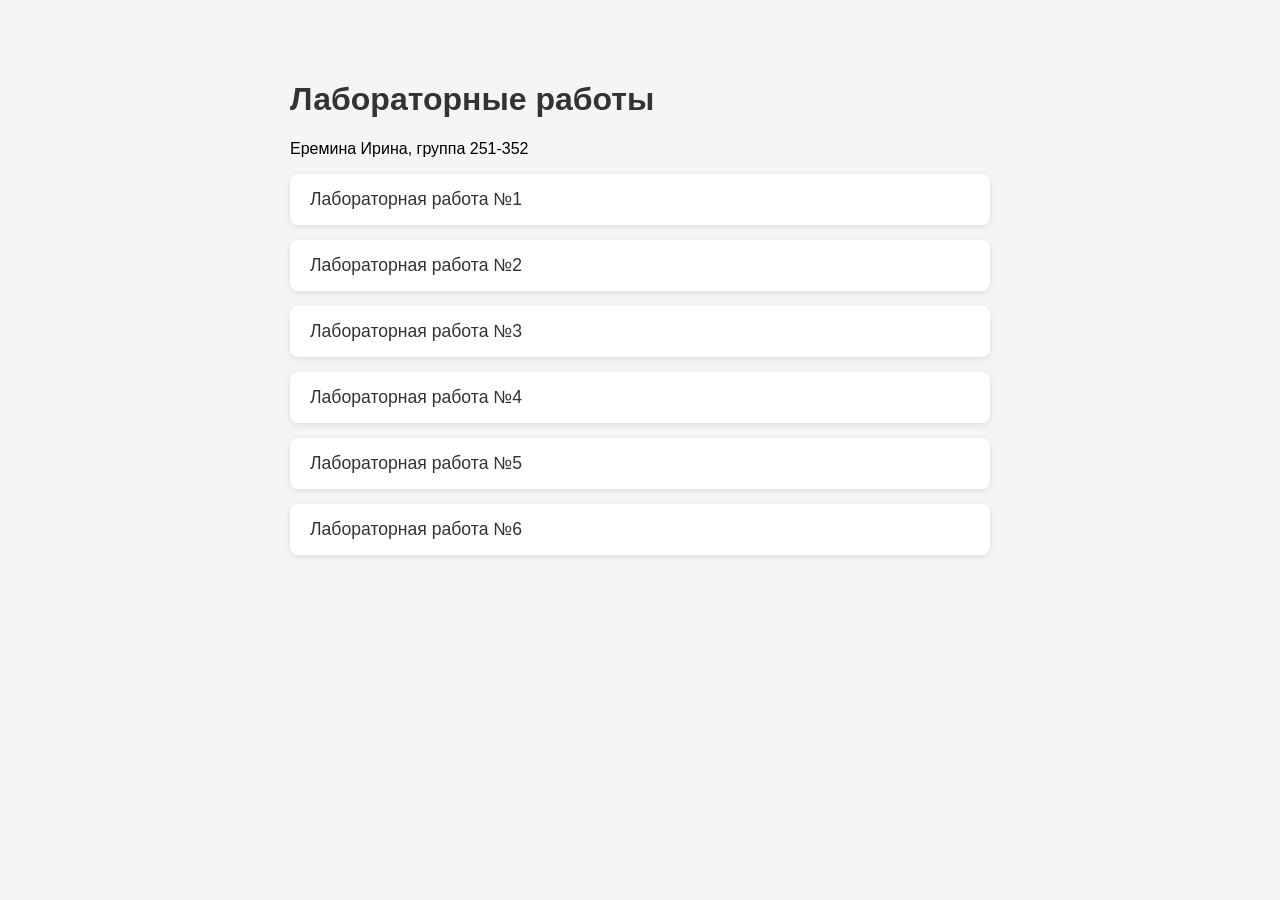
<file: index.html>
<!DOCTYPE html>
<html lang="ru">
<head>
    <meta charset="UTF-8">
    <title>Лабораторные работы</title>
    <style>
        body { font-family: Arial, sans-serif; max-width: 700px; margin: 40px auto; padding: 20px; background: #f5f5f5; }
        h1 { color: #333; }
        ul { list-style: none; padding: 0; }
        li { margin: 15px 0; }
        a { display: block; padding: 15px 20px; background: #fff; border-radius: 8px; text-decoration: none; color: #333; font-size: 1.1rem; box-shadow: 0 2px 6px rgba(0,0,0,0.1); }
        a:hover { background: #ffe0d9; color: tomato; }
    </style>
</head>
<body>
    <h1>Лабораторные работы</h1>
    <p>Еремина Ирина, группа 251-352</p>
    <ul>
        <li><a href="lab1_EreminaII_251-352_web/index.html">Лабораторная работа №1</a></li>
        <li><a href="lab2_EreminaII_251-352_web/index.html">Лабораторная работа №2</a></li>
        <li><a href="lab3_EreminaII_251-352_web/index.html">Лабораторная работа №3</a></li>
        <li><a href="lab4_EreminaII_251-352_web/index.html">Лабораторная работа №4</a></li>
        <li><a href="lab5_EreminaII_251-352_web/index.html">Лабораторная работа №5</a></li>
        <li><a href="lab6_EreminaII_251-352_web/index.html">Лабораторная работа №6</a></li>
    </ul>
</body>
</html>
</file>
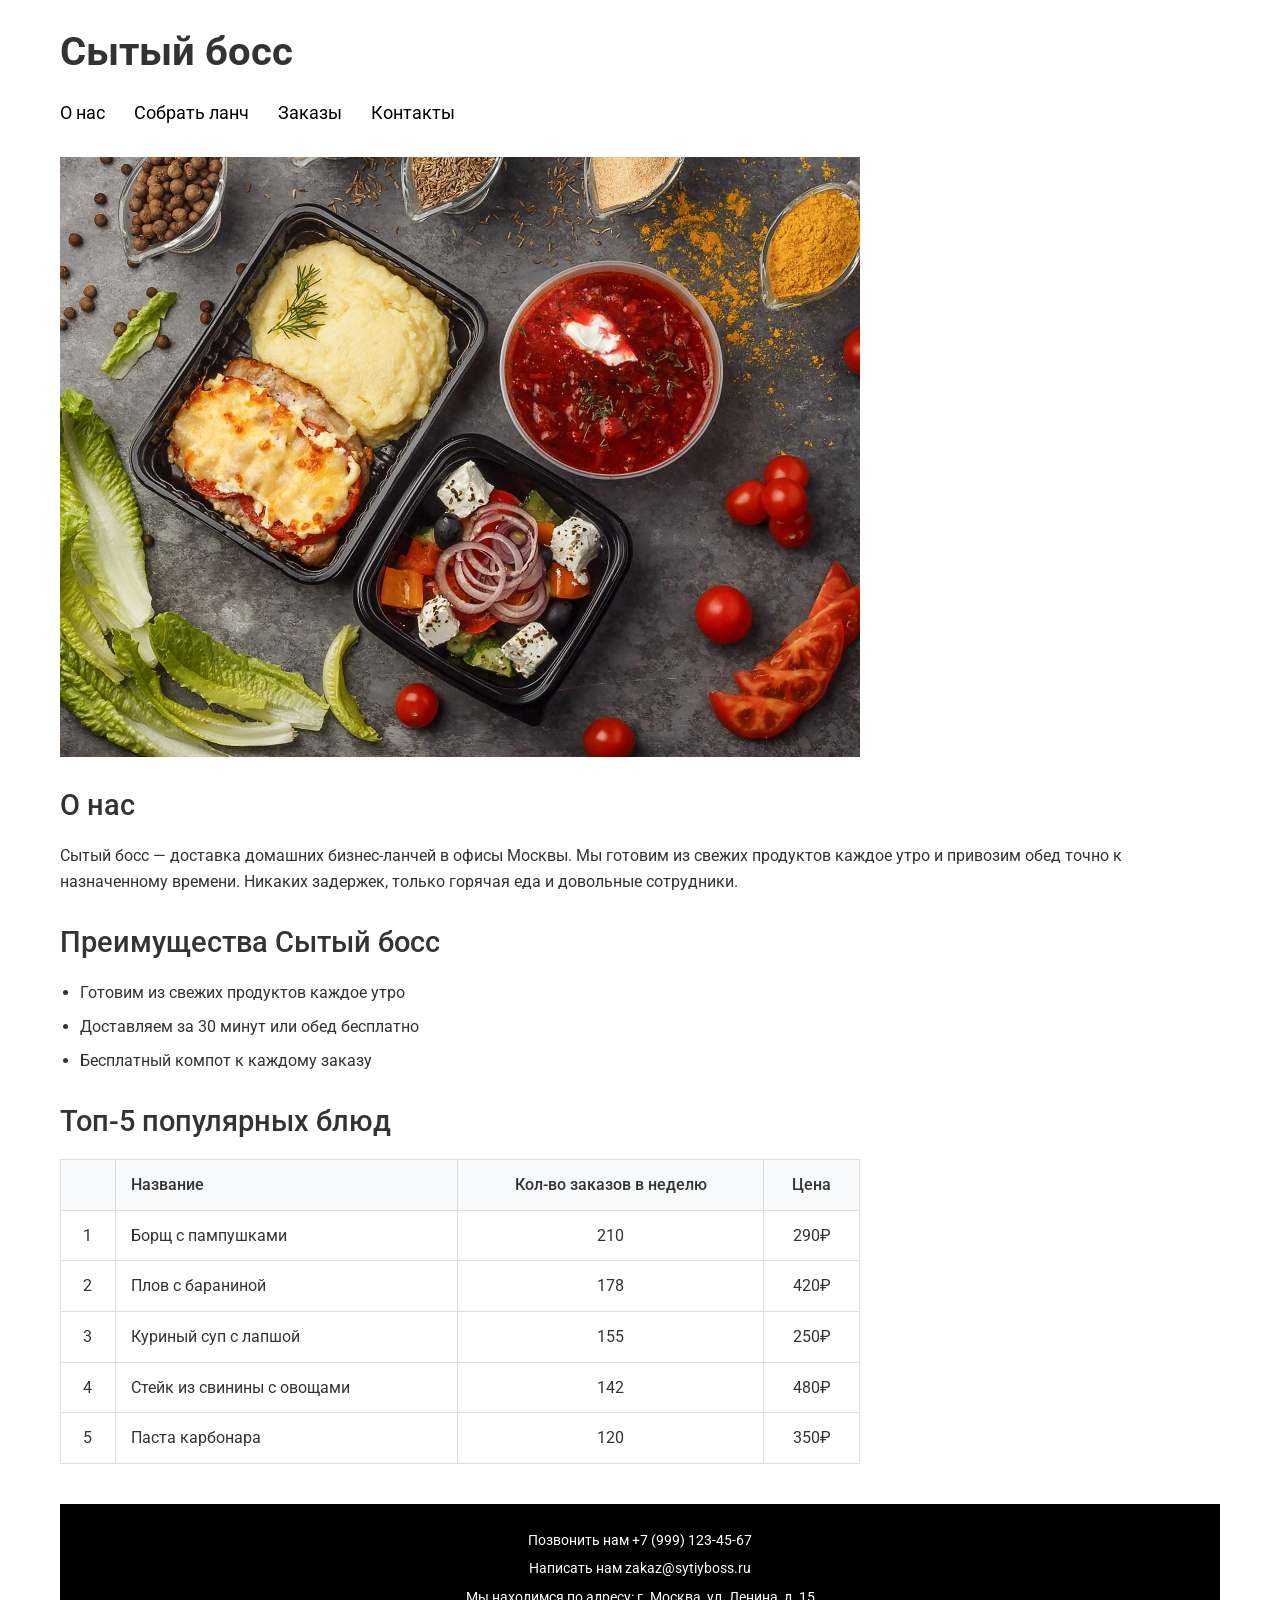
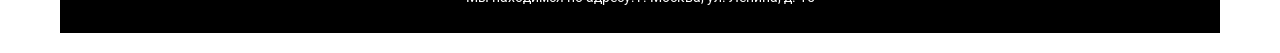
<file: lab1_EreminaII_251-352_web/index.html>
<!DOCTYPE html>
<html lang="ru">
<head>
    <meta charset="UTF-8">
    <meta name="viewport" content="width=device-width, initial-scale=1.0">
    <title>Сытый босс - Доставка бизнес-ланчей</title>
    <link rel="preconnect" href="https://fonts.googleapis.com">
    <link rel="preconnect" href="https://fonts.gstatic.com" crossorigin>
    <link href="https://fonts.googleapis.com/css2?family=Roboto:wght@400;500;700&display=swap" rel="stylesheet">
    <link rel="stylesheet" href="style.css">
</head>
<body>

    <header>
        <h1>Сытый босс</h1>
        <nav>
            <a href="#">О нас</a>
            <a href="#">Собрать ланч</a>
            <a href="#">Заказы</a>
            <a href="#contacts">Контакты</a>
        </nav>
    </header>

    <main>
        <section>
            <img src="lunch.jpg" alt="Бизнес-ланчи от Сытый босс" class="main-image">
            <h2>О нас</h2>
            <p>Сытый босс — доставка домашних бизнес-ланчей в офисы Москвы. Мы готовим из свежих продуктов каждое утро и привозим обед точно к назначенному времени. Никаких задержек, только горячая еда и довольные сотрудники.</p>
        </section>

        <section>
            <h2>Преимущества Сытый босс</h2>
            <ul>
                <li>Готовим из свежих продуктов каждое утро</li>
                <li>Доставляем за 30 минут или обед бесплатно</li>
                <li>Бесплатный компот к каждому заказу</li>
            </ul>
        </section>

        <section>
            <h2>Топ-5 популярных блюд</h2>
            <table>
                <thead>
                    <tr>
                        <th></th>
                        <th>Название</th>
                        <th>Кол-во заказов в неделю</th>
                        <th>Цена</th>
                    </tr>
                </thead>
                <tbody>
                    <tr>
                        <td>1</td>
                        <td>Борщ с пампушками</td>
                        <td>210</td>
                        <td>290₽</td>
                    </tr>
                    <tr>
                        <td>2</td>
                        <td>Плов с бараниной</td>
                        <td>178</td>
                        <td>420₽</td>
                    </tr>
                    <tr>
                        <td>3</td>
                        <td>Куриный суп с лапшой</td>
                        <td>155</td>
                        <td>250₽</td>
                    </tr>
                    <tr>
                        <td>4</td>
                        <td>Стейк из свинины с овощами</td>
                        <td>142</td>
                        <td>480₽</td>
                    </tr>
                    <tr>
                        <td>5</td>
                        <td>Паста карбонара</td>
                        <td>120</td>
                        <td>350₽</td>
                    </tr>
                </tbody>
            </table>
        </section>
    </main>

    <footer id="contacts">
        <p>Позвонить нам <a href="tel:+79991234567">+7 (999) 123-45-67</a></p>
        <p>Написать нам <a href="mailto:zakaz@sytiyboss.ru">zakaz@sytiyboss.ru</a></p>
        <p>Мы находимся по адресу: г. Москва, ул. Ленина, д. 15</p>
    </footer>

</body>
</html>
</file>
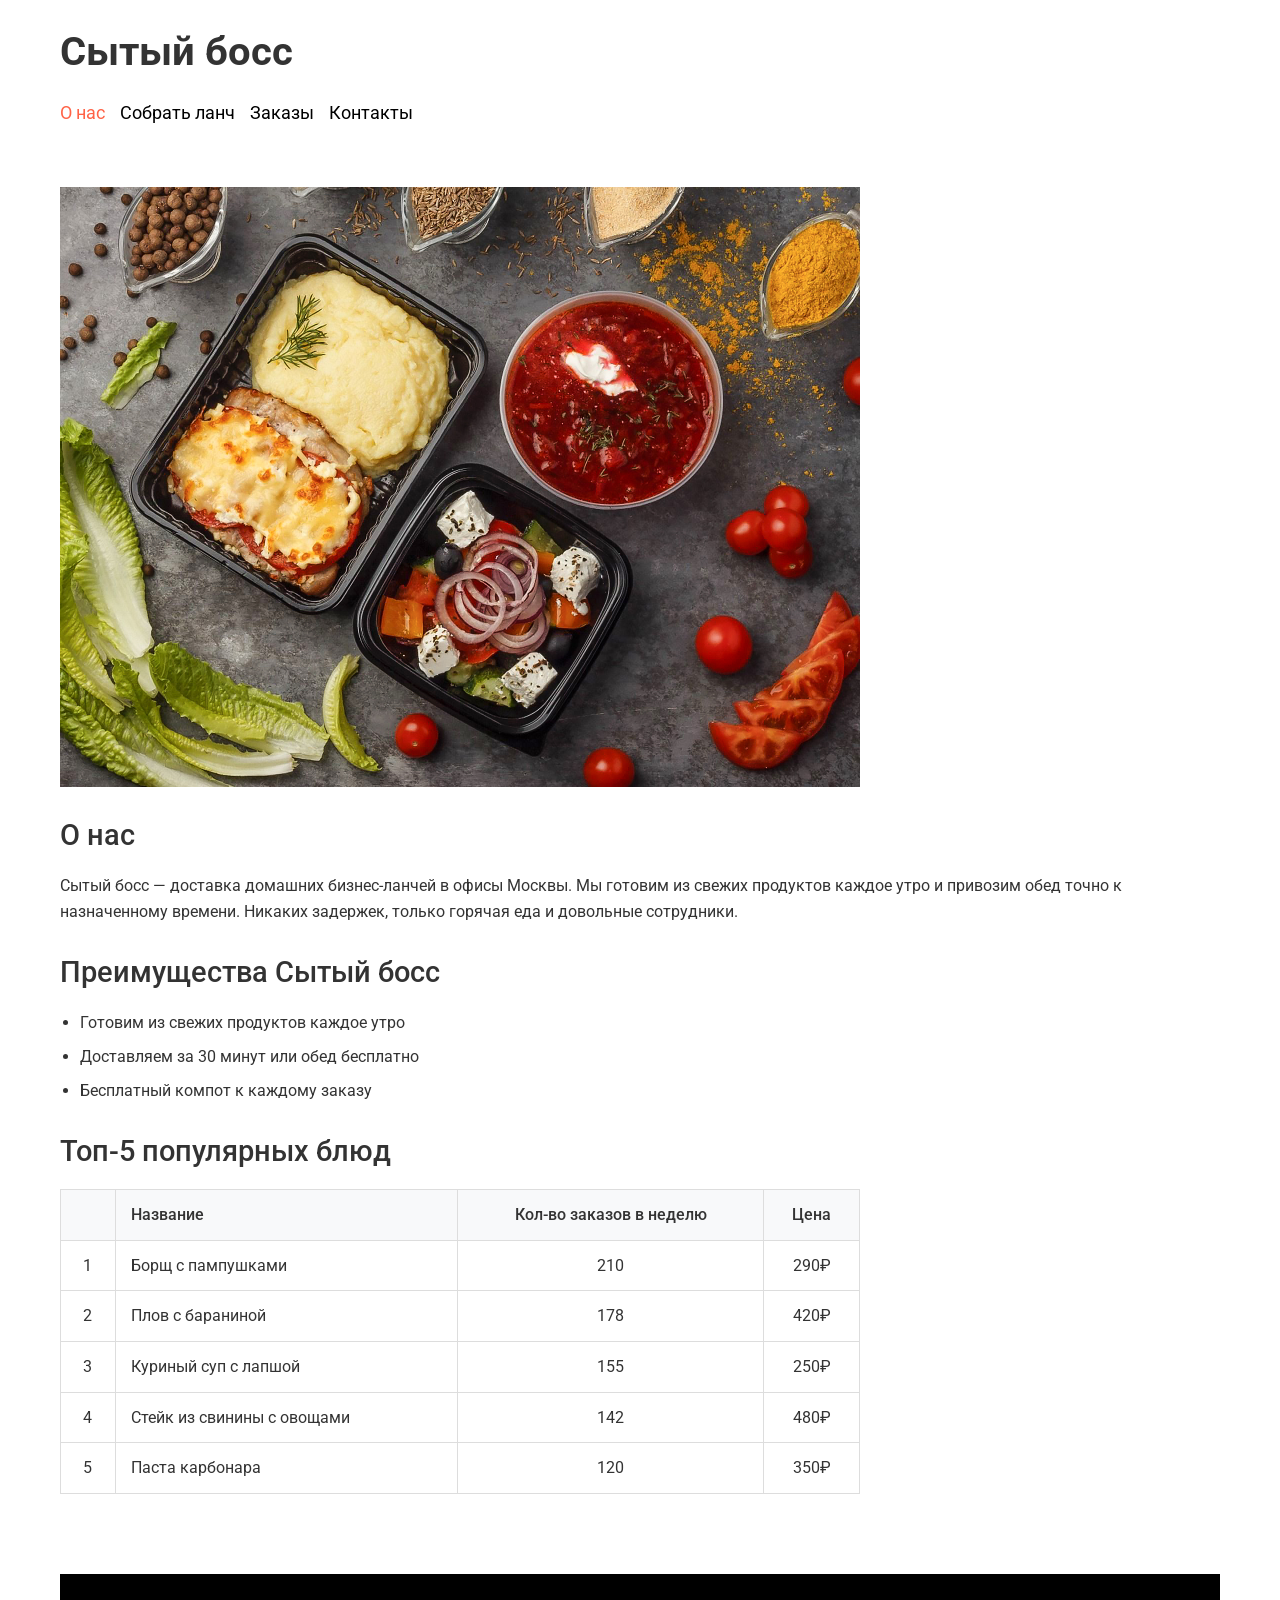
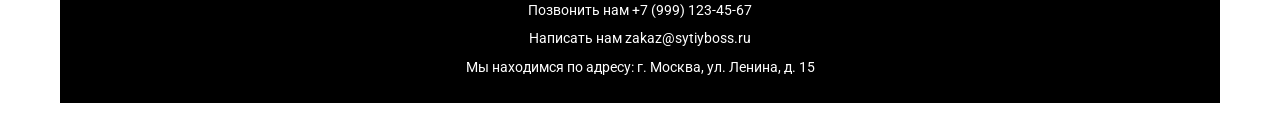
<file: lab2_EreminaII_251-352_web/index.html>
<!DOCTYPE html>
<html lang="ru">
<head>
    <meta charset="UTF-8">
    <meta name="viewport" content="width=device-width, initial-scale=1.0">
    <title>Сытый босс - Доставка бизнес-ланчей</title>
    <link rel="preconnect" href="https://fonts.googleapis.com">
    <link rel="preconnect" href="https://fonts.gstatic.com" crossorigin>
    <link href="https://fonts.googleapis.com/css2?family=Roboto:wght@400;500;700&display=swap" rel="stylesheet">
    <link rel="stylesheet" href="style.css">
</head>
<body>

    <header>
        <h1>Сытый босс</h1>
        <nav>
            <a href="index.html" id="active">О нас</a>
            <a href="lunch-menu.html">Собрать ланч</a>
            <a href="#">Заказы</a>
            <a href="#contacts">Контакты</a>
        </nav>
    </header>

    <main>
        <section>
            <img src="images/lunch.jpg" alt="Бизнес-ланчи от Сытый босс" class="main-image">
        </section>

        <section>
            <h2>О нас</h2>
            <p>Сытый босс — доставка домашних бизнес-ланчей в офисы Москвы. Мы готовим из свежих продуктов каждое утро и привозим обед точно к назначенному времени. Никаких задержек, только горячая еда и довольные сотрудники.</p>
        </section>

        <section>
            <h2>Преимущества Сытый босс</h2>
            <ul>
                <li>Готовим из свежих продуктов каждое утро</li>
                <li>Доставляем за 30 минут или обед бесплатно</li>
                <li>Бесплатный компот к каждому заказу</li>
            </ul>
        </section>

        <section>
            <h2>Топ-5 популярных блюд</h2>
            <table>
                <thead>
                    <tr>
                        <th></th>
                        <th>Название</th>
                        <th>Кол-во заказов в неделю</th>
                        <th>Цена</th>
                    </tr>
                </thead>
                <tbody>
                    <tr>
                        <td>1</td>
                        <td>Борщ с пампушками</td>
                        <td>210</td>
                        <td>290₽</td>
                    </tr>
                    <tr>
                        <td>2</td>
                        <td>Плов с бараниной</td>
                        <td>178</td>
                        <td>420₽</td>
                    </tr>
                    <tr>
                        <td>3</td>
                        <td>Куриный суп с лапшой</td>
                        <td>155</td>
                        <td>250₽</td>
                    </tr>
                    <tr>
                        <td>4</td>
                        <td>Стейк из свинины с овощами</td>
                        <td>142</td>
                        <td>480₽</td>
                    </tr>
                    <tr>
                        <td>5</td>
                        <td>Паста карбонара</td>
                        <td>120</td>
                        <td>350₽</td>
                    </tr>
                </tbody>
            </table>
        </section>
    </main>

    <footer id="contacts">
        <p>Позвонить нам <a href="tel:+79991234567">+7 (999) 123-45-67</a></p>
        <p>Написать нам <a href="mailto:zakaz@sytiyboss.ru">zakaz@sytiyboss.ru</a></p>
        <p>Мы находимся по адресу: г. Москва, ул. Ленина, д. 15</p>
    </footer>

</body>
</html>
</file>
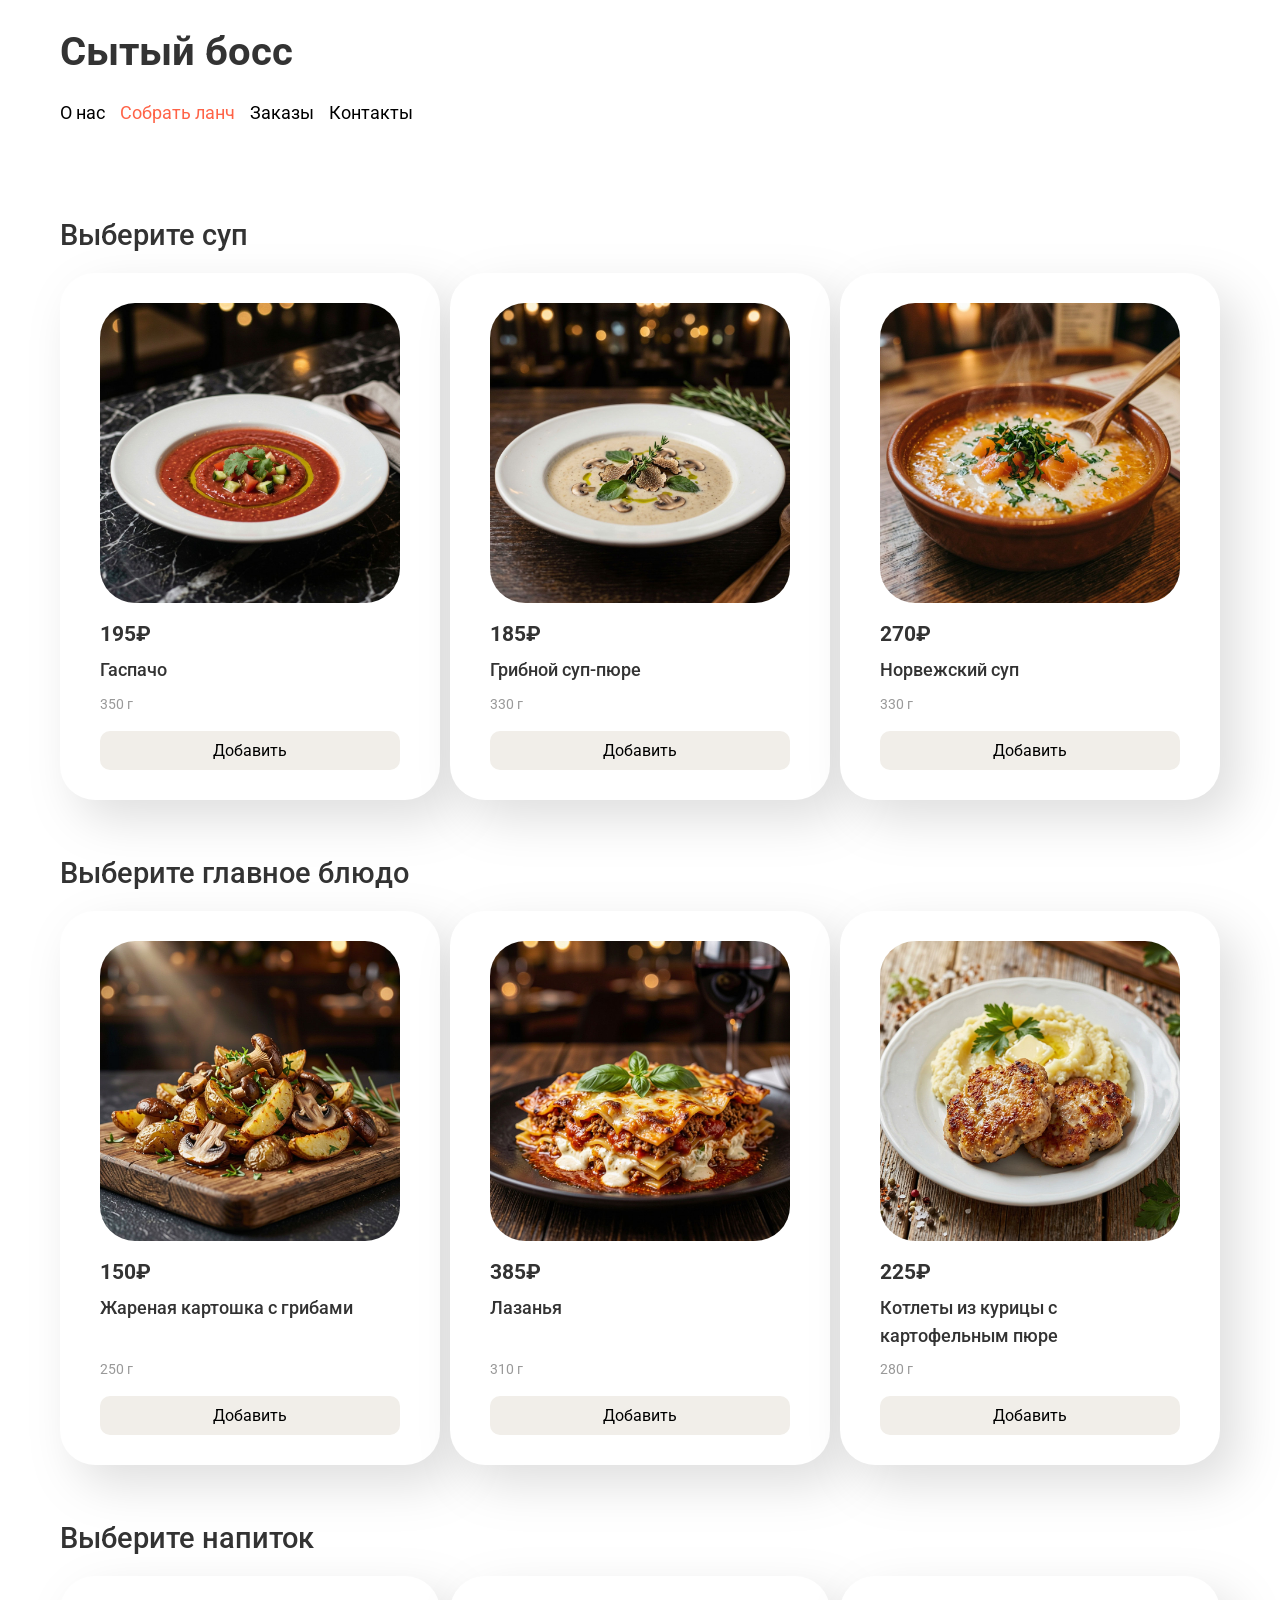
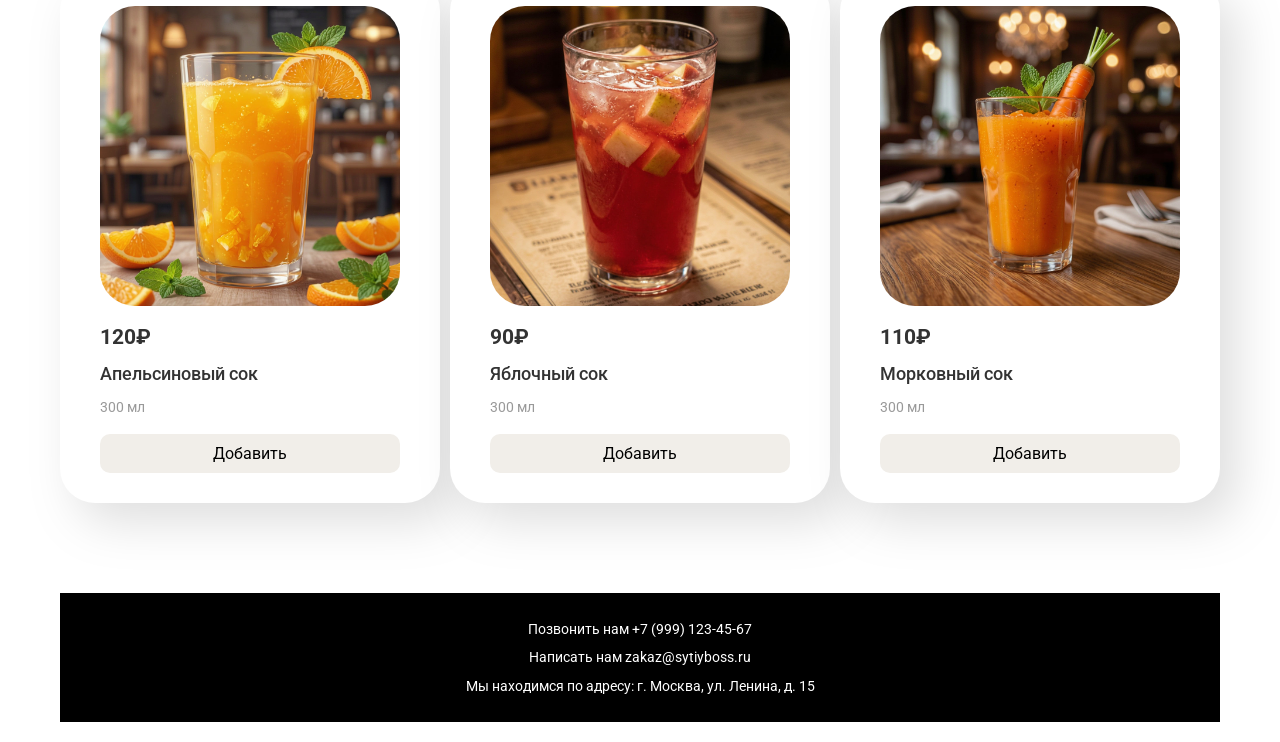
<file: lab2_EreminaII_251-352_web/lunch-menu.html>
<!DOCTYPE html>
<html lang="ru">
<head>
    <meta charset="UTF-8">
    <meta name="viewport" content="width=device-width, initial-scale=1.0">
    <title>Собрать ланч - Сытый босс</title>
    <link rel="preconnect" href="https://fonts.googleapis.com">
    <link rel="preconnect" href="https://fonts.gstatic.com" crossorigin>
    <link href="https://fonts.googleapis.com/css2?family=Roboto:wght@400;500;700&display=swap" rel="stylesheet">
    <link rel="stylesheet" href="style.css">
    <link rel="stylesheet" href="menu-style.css">
</head>
<body>

    <header>
        <h1>Сытый босс</h1>
        <nav>
            <a href="index.html">О нас</a>
            <a href="lunch-menu.html" id="active">Собрать ланч</a>
            <a href="#">Заказы</a>
            <a href="#contacts">Контакты</a>
        </nav>
    </header>

    <main>
        <section class="menu-section">
            <h2>Выберите суп</h2>
            <div class="dishes-grid">
                <div class="dish-card">
                    <img src="images/soup1.jpg" alt="Гаспачо">
                    <p class="dish-price">195₽</p>
                    <p class="dish-name">Гаспачо</p>
                    <p class="dish-weight">350 г</p>
                    <button class="add-btn">Добавить</button>
                </div>
                
                <div class="dish-card">
                    <img src="images/soup2.jpg" alt="Грибной суп-пюре">
                    <p class="dish-price">185₽</p>
                    <p class="dish-name">Грибной суп-пюре</p>
                    <p class="dish-weight">330 г</p>
                    <button class="add-btn">Добавить</button>
                </div>
                
                <div class="dish-card">
                    <img src="images/soup3.jpg" alt="Норвежский суп">
                    <p class="dish-price">270₽</p>
                    <p class="dish-name">Норвежский суп</p>
                    <p class="dish-weight">330 г</p>
                    <button class="add-btn">Добавить</button>
                </div>
            </div>
        </section>

        <section class="menu-section">
            <h2>Выберите главное блюдо</h2>
            <div class="dishes-grid">
                <div class="dish-card">
                    <img src="images/main1.jpg" alt="Жареная картошка с грибами">
                    <p class="dish-price">150₽</p>
                    <p class="dish-name">Жареная картошка с грибами</p>
                    <p class="dish-weight">250 г</p>
                    <button class="add-btn">Добавить</button>
                </div>
                
                <div class="dish-card">
                    <img src="images/main2.jpg" alt="Лазанья">
                    <p class="dish-price">385₽</p>
                    <p class="dish-name">Лазанья</p>
                    <p class="dish-weight">310 г</p>
                    <button class="add-btn">Добавить</button>
                </div>
                
                <div class="dish-card">
                    <img src="images/main3.jpg" alt="Котлеты из курицы с картофельным пюре">
                    <p class="dish-price">225₽</p>
                    <p class="dish-name">Котлеты из курицы с картофельным пюре</p>
                    <p class="dish-weight">280 г</p>
                    <button class="add-btn">Добавить</button>
                </div>
            </div>
        </section>

        <section class="menu-section">
            <h2>Выберите напиток</h2>
            <div class="dishes-grid">
                <div class="dish-card">
                    <img src="images/drink1.jpg" alt="Апельсиновый сок">
                    <p class="dish-price">120₽</p>
                    <p class="dish-name">Апельсиновый сок</p>
                    <p class="dish-weight">300 мл</p>
                    <button class="add-btn">Добавить</button>
                </div>
                
                <div class="dish-card">
                    <img src="images/drink2.jpg" alt="Яблочный сок">
                    <p class="dish-price">90₽</p>
                    <p class="dish-name">Яблочный сок</p>
                    <p class="dish-weight">300 мл</p>
                    <button class="add-btn">Добавить</button>
                </div>
                
                <div class="dish-card">
                    <img src="images/drink3.jpg" alt="Морковный сок">
                    <p class="dish-price">110₽</p>
                    <p class="dish-name">Морковный сок</p>
                    <p class="dish-weight">300 мл</p>
                    <button class="add-btn">Добавить</button>
                </div>
            </div>
        </section>
    </main>

    <footer id="contacts">
        <p>Позвонить нам <a href="tel:+79991234567">+7 (999) 123-45-67</a></p>
        <p>Написать нам <a href="mailto:zakaz@sytiyboss.ru">zakaz@sytiyboss.ru</a></p>
        <p>Мы находимся по адресу: г. Москва, ул. Ленина, д. 15</p>
    </footer>

</body>
</html>
</file>
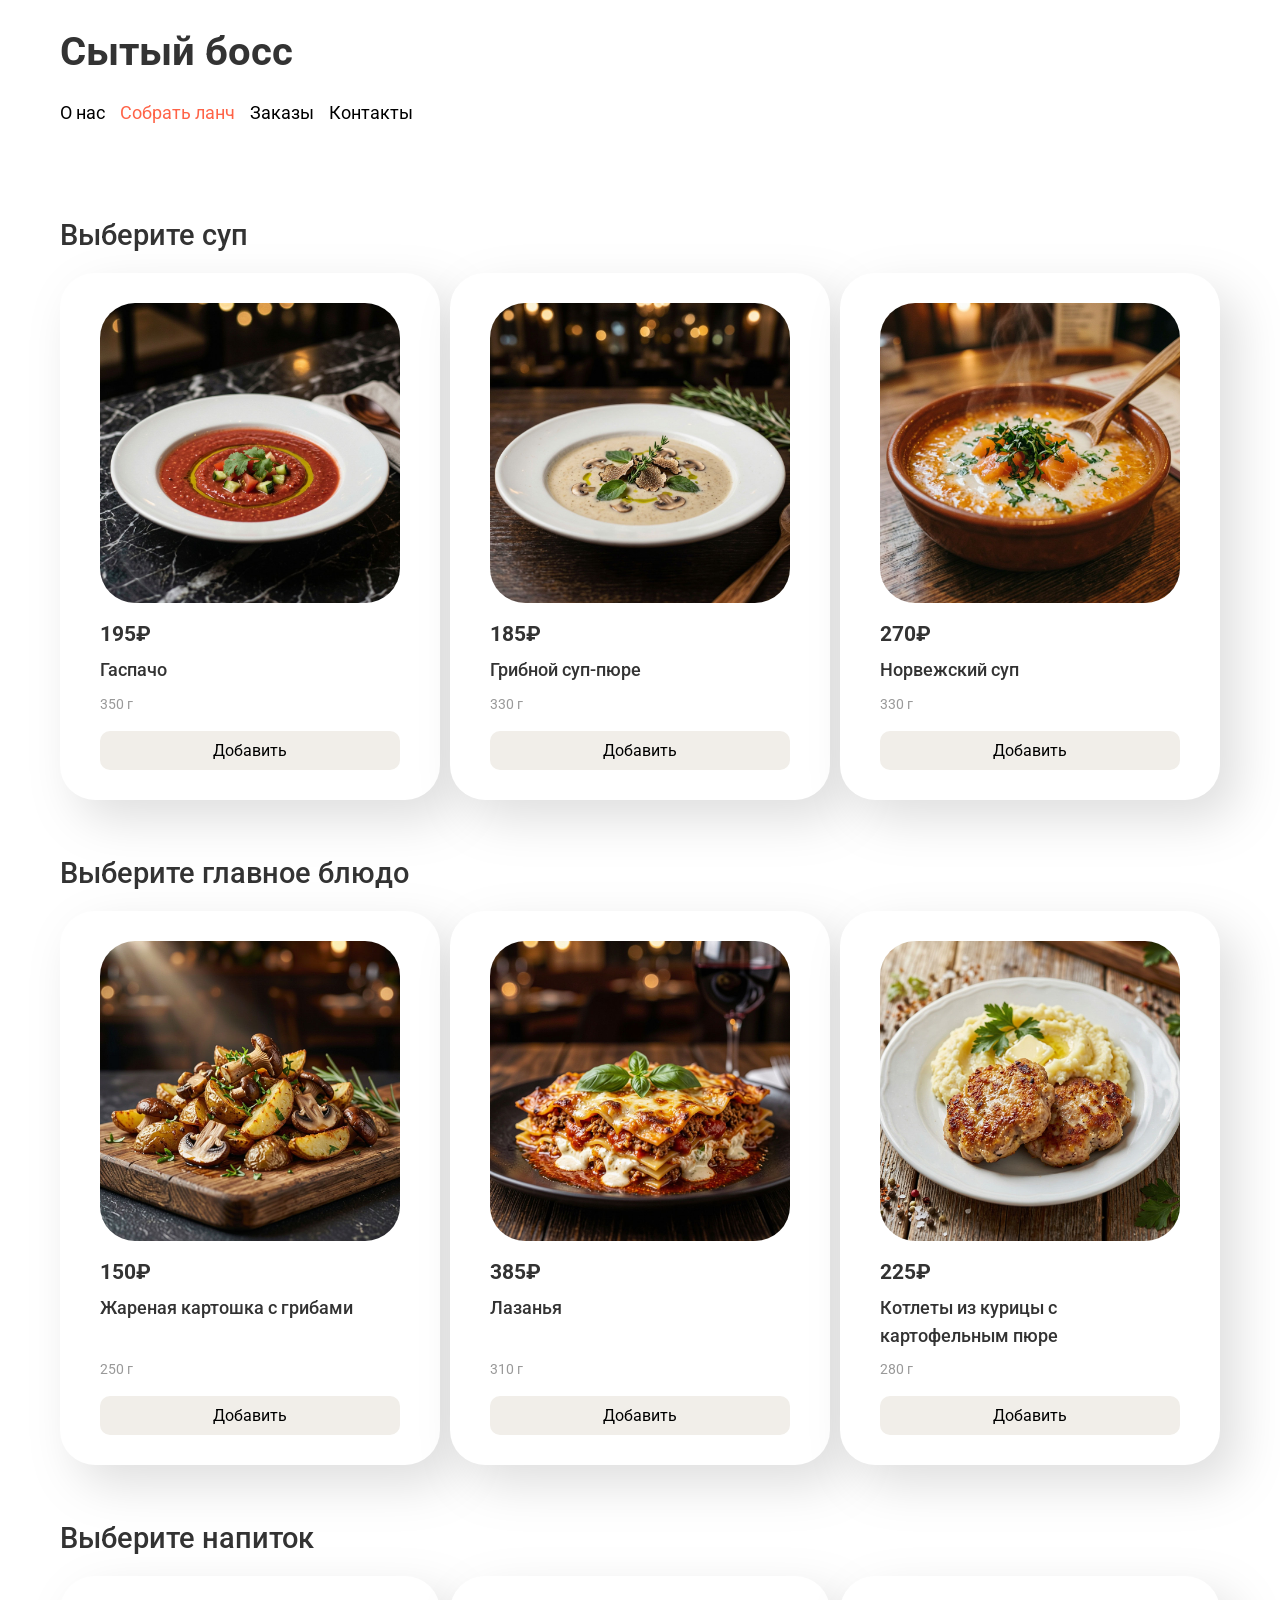
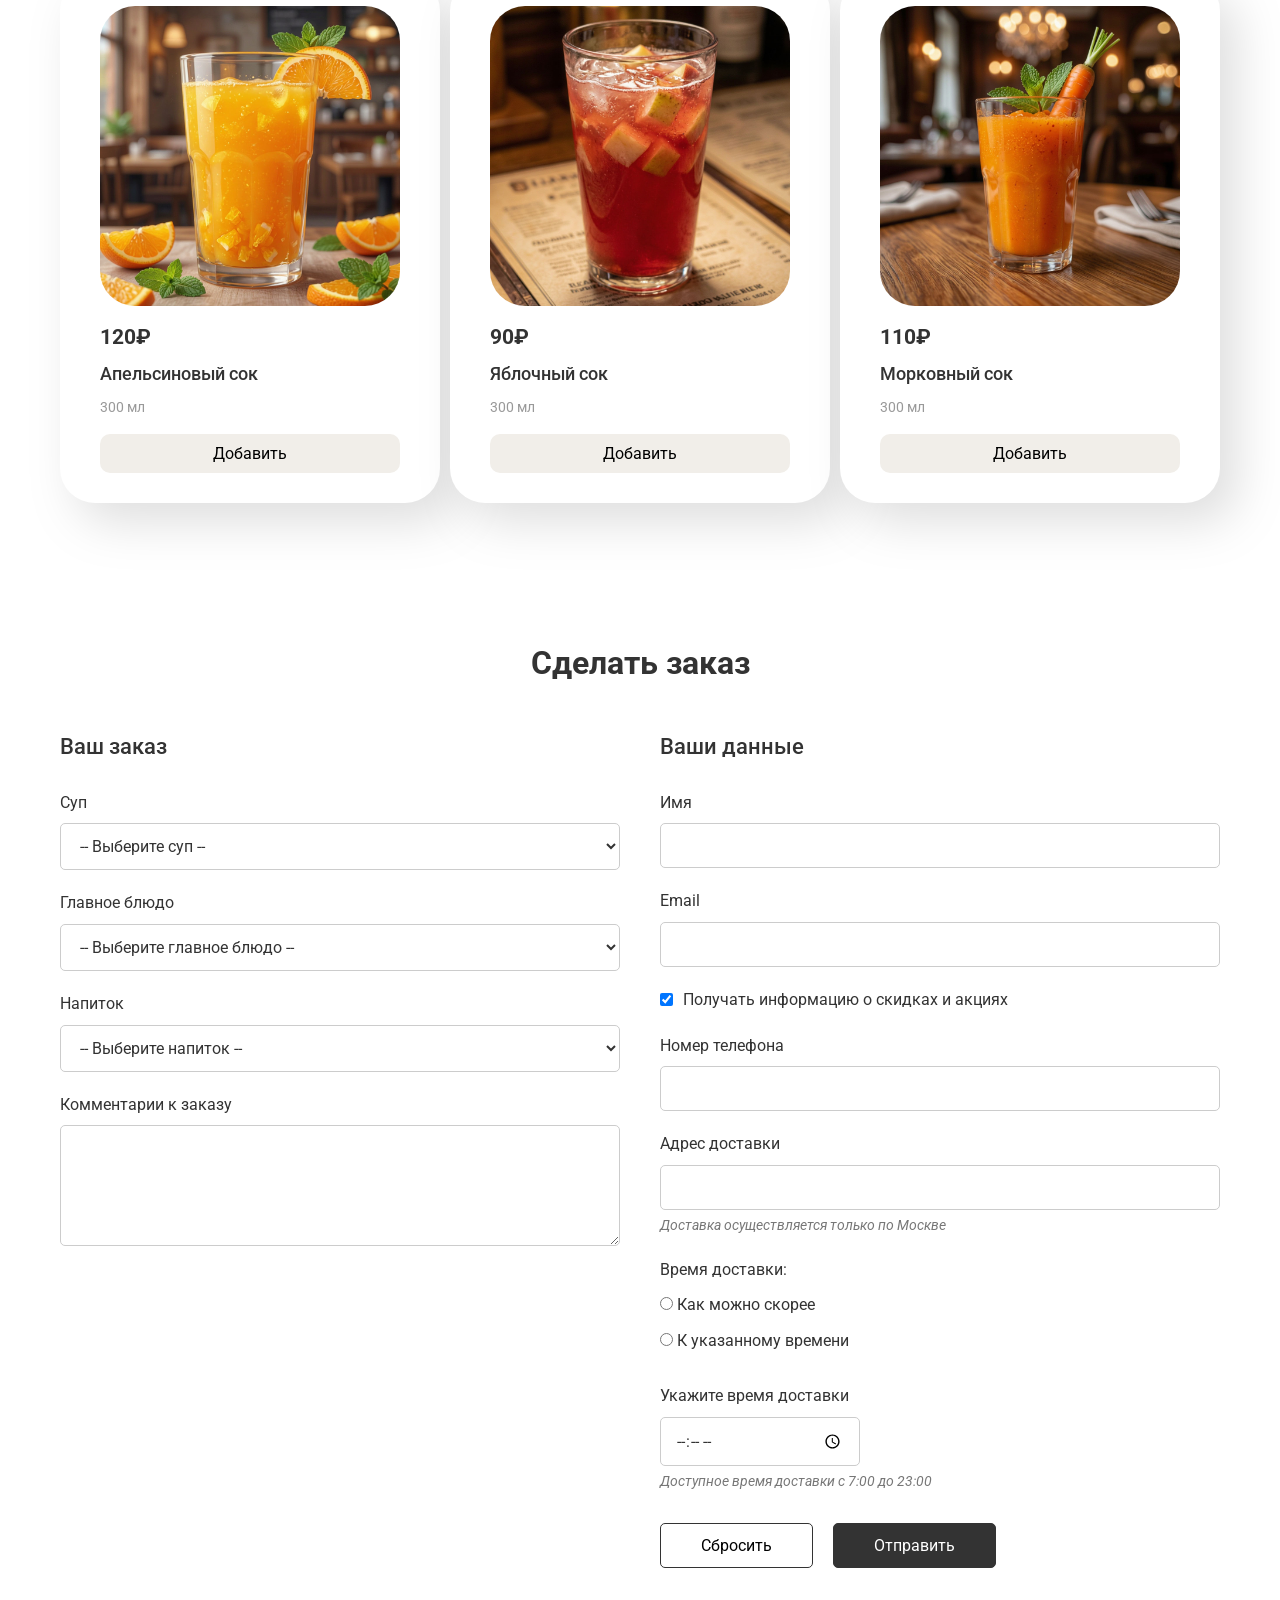
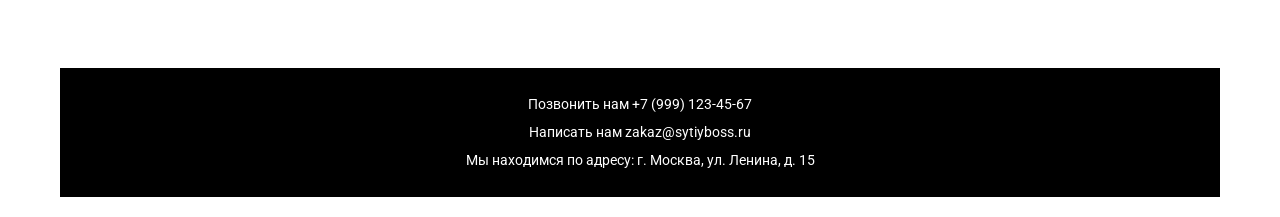
<file: lab3_EreminaII_251-352_web/lunch-menu.html>
<!DOCTYPE html>
<html lang="ru">
<head>
    <meta charset="UTF-8">
    <meta name="viewport" content="width=device-width, initial-scale=1.0">
    <title>Собрать ланч - Сытый босс</title>
    <link rel="preconnect" href="https://fonts.googleapis.com">
    <link rel="preconnect" href="https://fonts.gstatic.com" crossorigin>
    <link href="https://fonts.googleapis.com/css2?family=Roboto:wght@400;500;700&display=swap" rel="stylesheet">
    <link rel="stylesheet" href="style.css">
</head>
<body>

    <header>
        <h1>Сытый босс</h1>
        <nav>
            <a href="index.html">О нас</a>
            <a href="lunch-menu.html" id="active">Собрать ланч</a>
            <a href="#">Заказы</a>
            <a href="#contacts">Контакты</a>
        </nav>
    </header>

    <main>
        <section class="menu-section">
            <h2>Выберите суп</h2>
            <div class="dishes-grid">
                <div class="dish-card">
                    <img src="images/soup1.jpg" alt="Гаспачо">
                    <p class="dish-price">195₽</p>
                    <p class="dish-name">Гаспачо</p>
                    <p class="dish-weight">350 г</p>
                    <button class="add-btn">Добавить</button>
                </div>
                
                <div class="dish-card">
                    <img src="images/soup2.jpg" alt="Грибной суп-пюре">
                    <p class="dish-price">185₽</p>
                    <p class="dish-name">Грибной суп-пюре</p>
                    <p class="dish-weight">330 г</p>
                    <button class="add-btn">Добавить</button>
                </div>
                
                <div class="dish-card">
                    <img src="images/soup3.jpg" alt="Норвежский суп">
                    <p class="dish-price">270₽</p>
                    <p class="dish-name">Норвежский суп</p>
                    <p class="dish-weight">330 г</p>
                    <button class="add-btn">Добавить</button>
                </div>
            </div>
        </section>

        <section class="menu-section">
            <h2>Выберите главное блюдо</h2>
            <div class="dishes-grid">
                <div class="dish-card">
                    <img src="images/main1.jpg" alt="Жареная картошка с грибами">
                    <p class="dish-price">150₽</p>
                    <p class="dish-name">Жареная картошка с грибами</p>
                    <p class="dish-weight">250 г</p>
                    <button class="add-btn">Добавить</button>
                </div>
                
                <div class="dish-card">
                    <img src="images/main2.jpg" alt="Лазанья">
                    <p class="dish-price">385₽</p>
                    <p class="dish-name">Лазанья</p>
                    <p class="dish-weight">310 г</p>
                    <button class="add-btn">Добавить</button>
                </div>
                
                <div class="dish-card">
                    <img src="images/main3.jpg" alt="Котлеты из курицы с картофельным пюре">
                    <p class="dish-price">225₽</p>
                    <p class="dish-name">Котлеты из курицы с картофельным пюре</p>
                    <p class="dish-weight">280 г</p>
                    <button class="add-btn">Добавить</button>
                </div>
            </div>
        </section>

        <section class="menu-section">
            <h2>Выберите напиток</h2>
            <div class="dishes-grid">
                <div class="dish-card">
                    <img src="images/drink1.jpg" alt="Апельсиновый сок">
                    <p class="dish-price">120₽</p>
                    <p class="dish-name">Апельсиновый сок</p>
                    <p class="dish-weight">300 мл</p>
                    <button class="add-btn">Добавить</button>
                </div>
                
                <div class="dish-card">
                    <img src="images/drink2.jpg" alt="Яблочный сок">
                    <p class="dish-price">90₽</p>
                    <p class="dish-name">Яблочный сок</p>
                    <p class="dish-weight">300 мл</p>
                    <button class="add-btn">Добавить</button>
                </div>
                
                <div class="dish-card">
                    <img src="images/drink3.jpg" alt="Морковный сок">
                    <p class="dish-price">110₽</p>
                    <p class="dish-name">Морковный сок</p>
                    <p class="dish-weight">300 мл</p>
                    <button class="add-btn">Добавить</button>
                </div>
            </div>
        </section>
    </main>

    <!-- ================= ФОРМА ЗАКАЗА ================= -->
    <section class="order-section">
        <h2 class="order-title">Сделать заказ</h2>
        
        <form action="https://httpbin.org/post" method="POST" class="order-form">
            
            <div class="form-column">
                <h3>Ваш заказ</h3>
                
                <div class="form-group">
                    <label for="soup">Суп</label>
                    <select id="soup" name="soup" required>
                        <option value="" disabled selected>-- Выберите суп --</option>
                        <option value="gaspacho">Гаспачо</option>
                        <option value="mushroom_soup">Грибной суп-пюре</option>
                        <option value="norwegian_soup">Норвежский суп</option>
                    </select>
                </div>

                <div class="form-group">
                    <label for="main">Главное блюдо</label>
                    <select id="main" name="main" required>
                        <option value="" disabled selected>-- Выберите главное блюдо --</option>
                        <option value="fried_potato">Жареная картошка с грибами</option>
                        <option value="lasagna">Лазанья</option>
                        <option value="cutlets">Котлеты из курицы с картофельным пюре</option>
                    </select>
                </div>

                <div class="form-group">
                    <label for="drink">Напиток</label>
                    <select id="drink" name="drink" required>
                        <option value="" disabled selected>-- Выберите напиток --</option>
                        <option value="orange_juice">Апельсиновый сок</option>
                        <option value="apple_juice">Яблочный сок</option>
                        <option value="carrot_juice">Морковный сок</option>
                    </select>
                </div>

                <div class="form-group">
                    <label for="comment">Комментарии к заказу</label>
                    <textarea id="comment" name="comment" rows="5"></textarea>
                </div>
            </div>

            <div class="form-column">
                <h3>Ваши данные</h3>

                <div class="form-group">
                    <label for="name">Имя</label>
                    <input type="text" id="name" name="name" required>
                </div>

                <div class="form-group">
                    <label for="email">Email</label>
                    <input type="email" id="email" name="email" required>
                </div>

                <div class="form-group checkbox-group">
                    <input type="checkbox" id="subscribe" name="subscribe" checked>
                    <label for="subscribe">Получать информацию о скидках и акциях</label>
                </div>

                <div class="form-group">
                    <label for="phone">Номер телефона</label>
                    <input type="tel" id="phone" name="phone" required>
                </div>

                <div class="form-group">
                    <label for="address">Адрес доставки</label>
                    <input type="text" id="address" name="address" required>
                    <small class="hint">Доставка осуществляется только по Москве</small>
                </div>

                <div class="form-group">
                    <p class="radio-label">Время доставки:</p>
                    <div class="radio-option">
                        <input type="radio" id="asap" name="delivery_time" value="asap" required>
                        <label for="asap">Как можно скорее</label>
                    </div>
                    <div class="radio-option">
                        <input type="radio" id="exact" name="delivery_time" value="exact" required>
                        <label for="exact">К указанному времени</label>
                    </div>
                </div>

                <div class="form-group">
                    <label for="time">Укажите время доставки</label>
                    <input type="time" id="time" name="time" min="07:00" max="23:00" step="300">
                    <small class="hint">Доступное время доставки с 7:00 до 23:00</small>
                </div>

                <div class="form-buttons">
                    <button type="reset" class="btn-reset">Сбросить</button>
                    <button type="submit" class="btn-submit">Отправить</button>
                </div>
            </div>

        </form>
    </section>
    <!-- ================= КОНЕЦ ФОРМЫ ================= -->

    <footer id="contacts">
        <p>Позвонить нам <a href="tel:+79991234567">+7 (999) 123-45-67</a></p>
        <p>Написать нам <a href="mailto:zakaz@sytiyboss.ru">zakaz@sytiyboss.ru</a></p>
        <p>Мы находимся по адресу: г. Москва, ул. Ленина, д. 15</p>
    </footer>

</body>
</html>
</file>
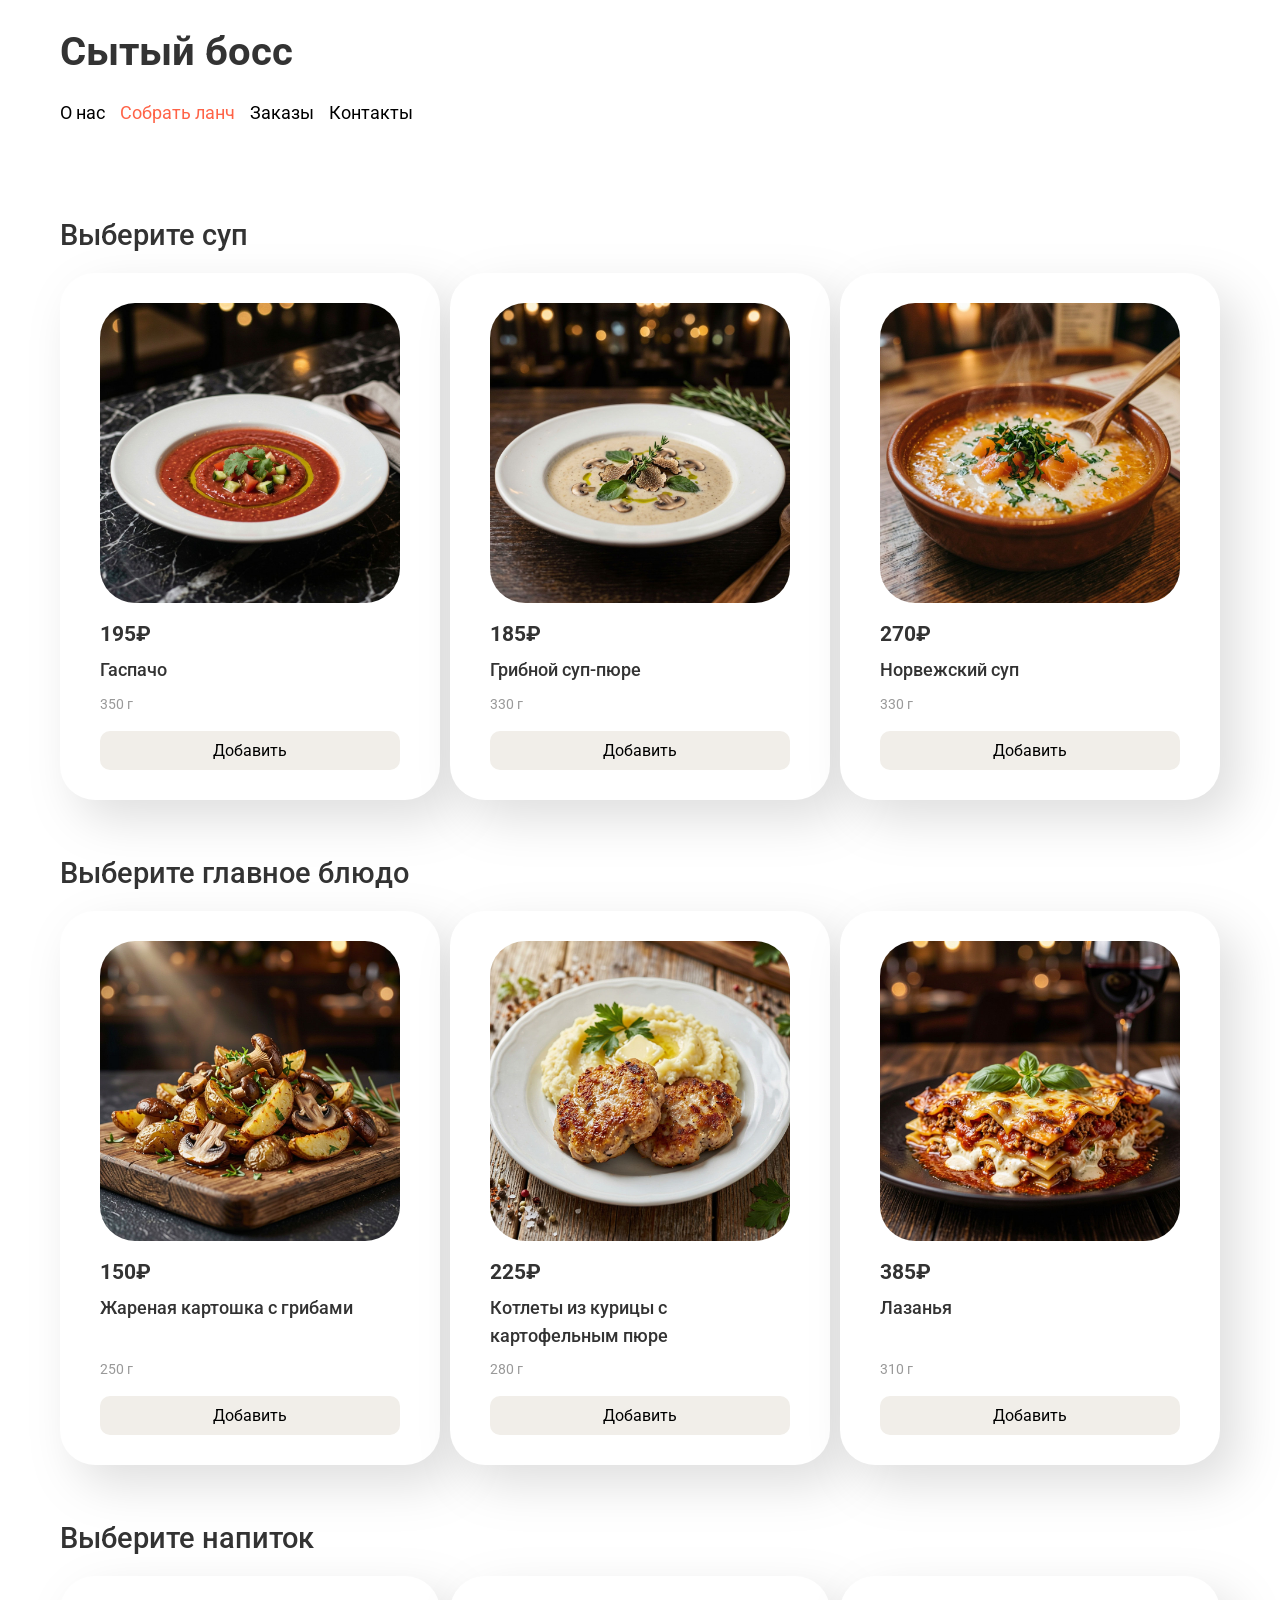
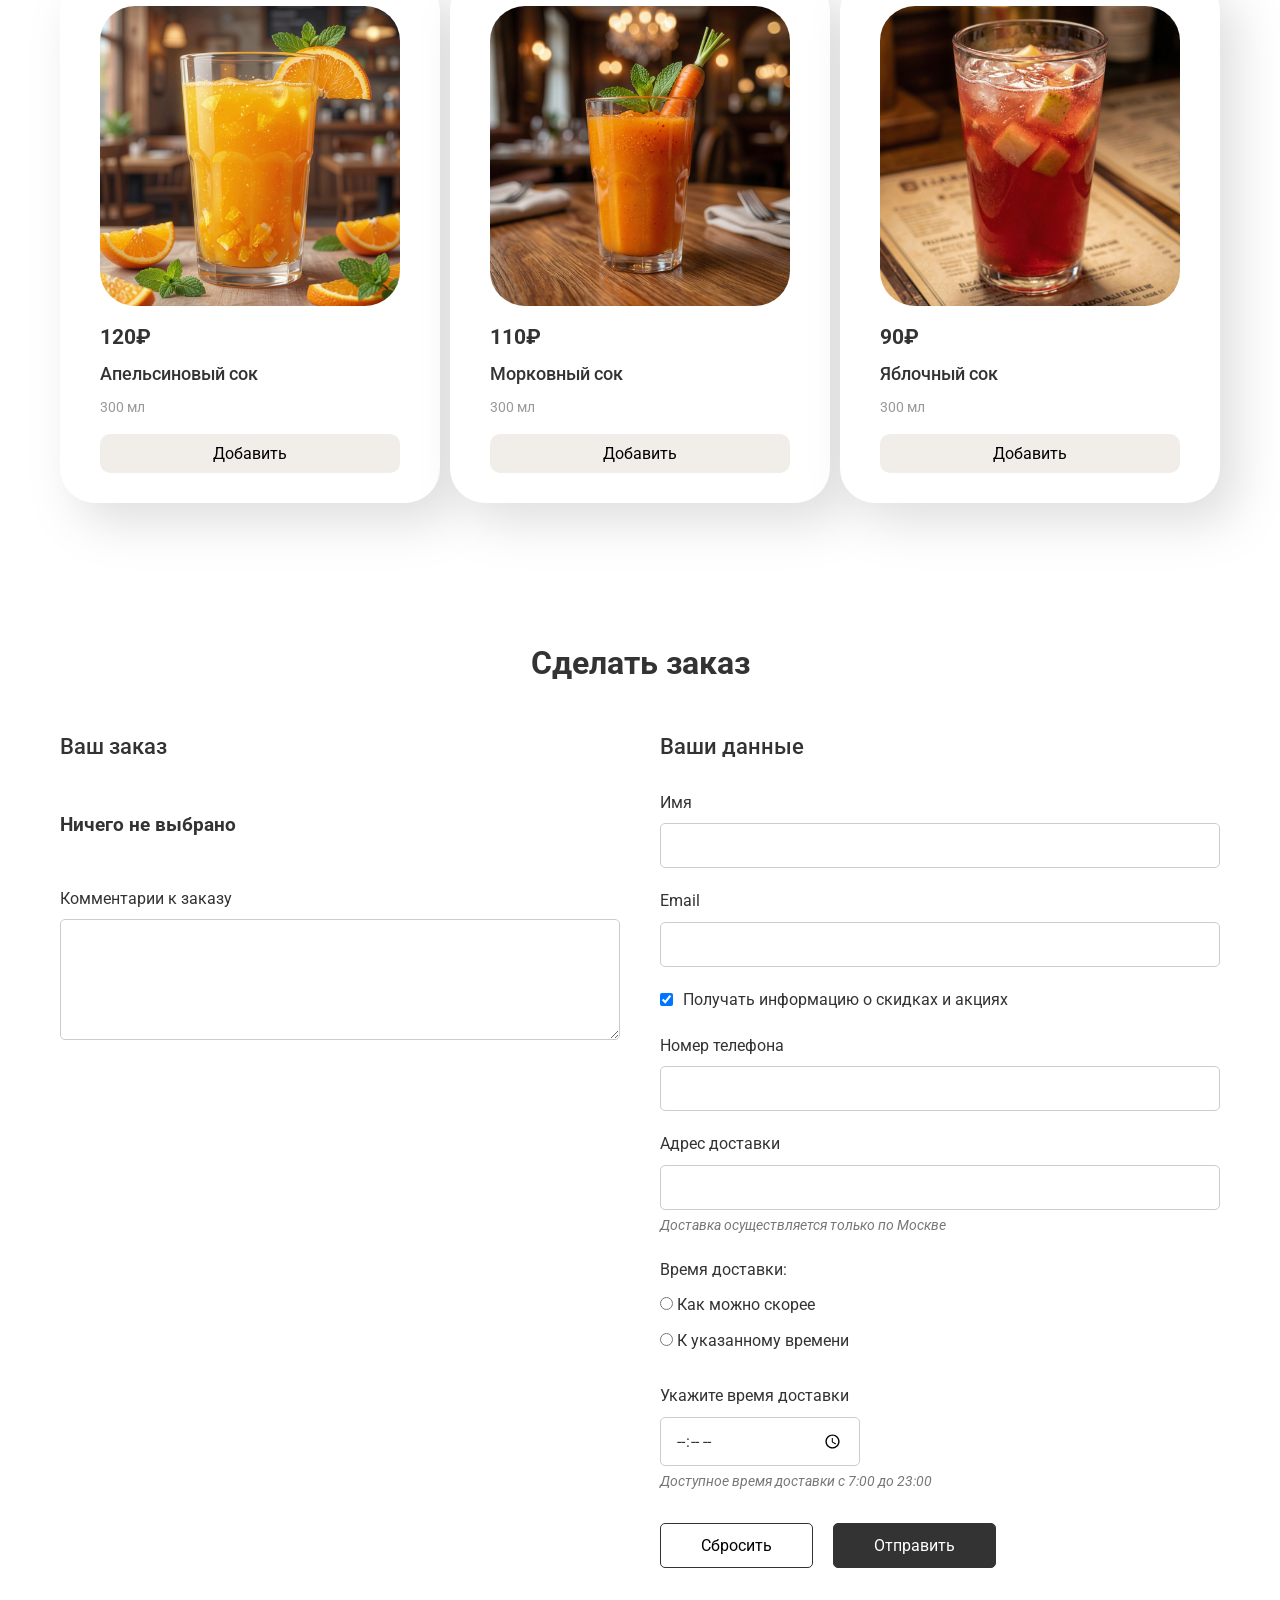
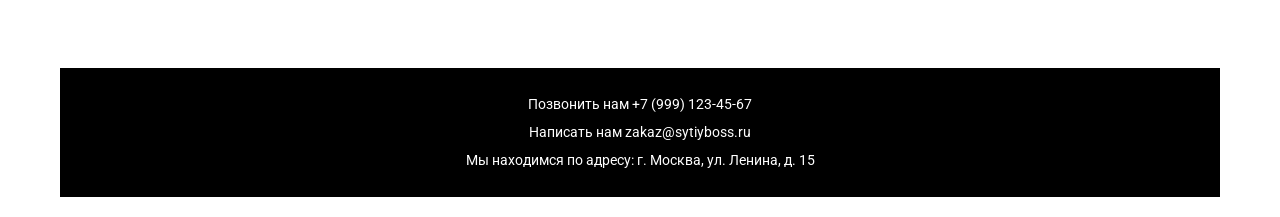
<file: lab4_EreminaII_251-352_web/lunch-menu.html>
<!DOCTYPE html>
<html lang="ru">
<head>
    <meta charset="UTF-8">
    <meta name="viewport" content="width=device-width, initial-scale=1.0">
    <title>Собрать ланч - Сытый босс</title>
    <link rel="preconnect" href="https://fonts.googleapis.com">
    <link rel="preconnect" href="https://fonts.gstatic.com" crossorigin>
    <link href="https://fonts.googleapis.com/css2?family=Roboto:wght@400;500;700&display=swap" rel="stylesheet">
    <link rel="stylesheet" href="style.css">
</head>
<body>

    <header>
        <h1>Сытый босс</h1>
        <nav>
            <a href="index.html">О нас</a>
            <a href="lunch-menu.html" id="active">Собрать ланч</a>
            <a href="#">Заказы</a>
            <a href="#contacts">Контакты</a>
        </nav>
    </header>

    <main>
        <section class="menu-section">
            <h2>Выберите суп</h2>
            <div class="dishes-grid" data-category="soup"></div>
        </section>

        <section class="menu-section">
            <h2>Выберите главное блюдо</h2>
            <div class="dishes-grid" data-category="main"></div>
        </section>

        <section class="menu-section">
            <h2>Выберите напиток</h2>
            <div class="dishes-grid" data-category="drink"></div>
        </section>
    </main>

    <section class="order-section">
        <h2 class="order-title">Сделать заказ</h2>

        <form action="https://httpbin.org/post" method="POST" class="order-form">

            <div class="form-column">
                <h3>Ваш заказ</h3>

                <div id="order-summary">
                    <p class="empty-order">Ничего не выбрано</p>
                </div>

                <div class="form-group">
                    <label for="comment">Комментарии к заказу</label>
                    <textarea id="comment" name="comment" rows="5"></textarea>
                </div>
            </div>

            <div class="form-column">
                <h3>Ваши данные</h3>

                <div class="form-group">
                    <label for="name">Имя</label>
                    <input type="text" id="name" name="name" required>
                </div>

                <div class="form-group">
                    <label for="email">Email</label>
                    <input type="email" id="email" name="email" required>
                </div>

                <div class="form-group checkbox-group">
                    <input type="checkbox" id="subscribe" name="subscribe" checked>
                    <label for="subscribe">Получать информацию о скидках и акциях</label>
                </div>

                <div class="form-group">
                    <label for="phone">Номер телефона</label>
                    <input type="tel" id="phone" name="phone" required>
                </div>

                <div class="form-group">
                    <label for="address">Адрес доставки</label>
                    <input type="text" id="address" name="address" required>
                    <small class="hint">Доставка осуществляется только по Москве</small>
                </div>

                <div class="form-group">
                    <p class="radio-label">Время доставки:</p>
                    <div class="radio-option">
                        <input type="radio" id="asap" name="delivery_time" value="asap" required>
                        <label for="asap">Как можно скорее</label>
                    </div>
                    <div class="radio-option">
                        <input type="radio" id="exact" name="delivery_time" value="exact" required>
                        <label for="exact">К указанному времени</label>
                    </div>
                </div>

                <div class="form-group">
                    <label for="time">Укажите время доставки</label>
                    <input type="time" id="time" name="time" min="07:00" max="23:00" step="300">
                    <small class="hint">Доступное время доставки с 7:00 до 23:00</small>
                </div>

                <div class="form-buttons">
                    <button type="reset" class="btn-reset">Сбросить</button>
                    <button type="submit" class="btn-submit">Отправить</button>
                </div>
            </div>

        </form>
    </section>

    <footer id="contacts">
        <p>Позвонить нам <a href="tel:+79991234567">+7 (999) 123-45-67</a></p>
        <p>Написать нам <a href="mailto:zakaz@sytiyboss.ru">zakaz@sytiyboss.ru</a></p>
        <p>Мы находимся по адресу: г. Москва, ул. Ленина, д. 15</p>
    </footer>

    <script src="dishes.js"></script>
    <script src="script.js"></script>

</body>
</html>
</file>
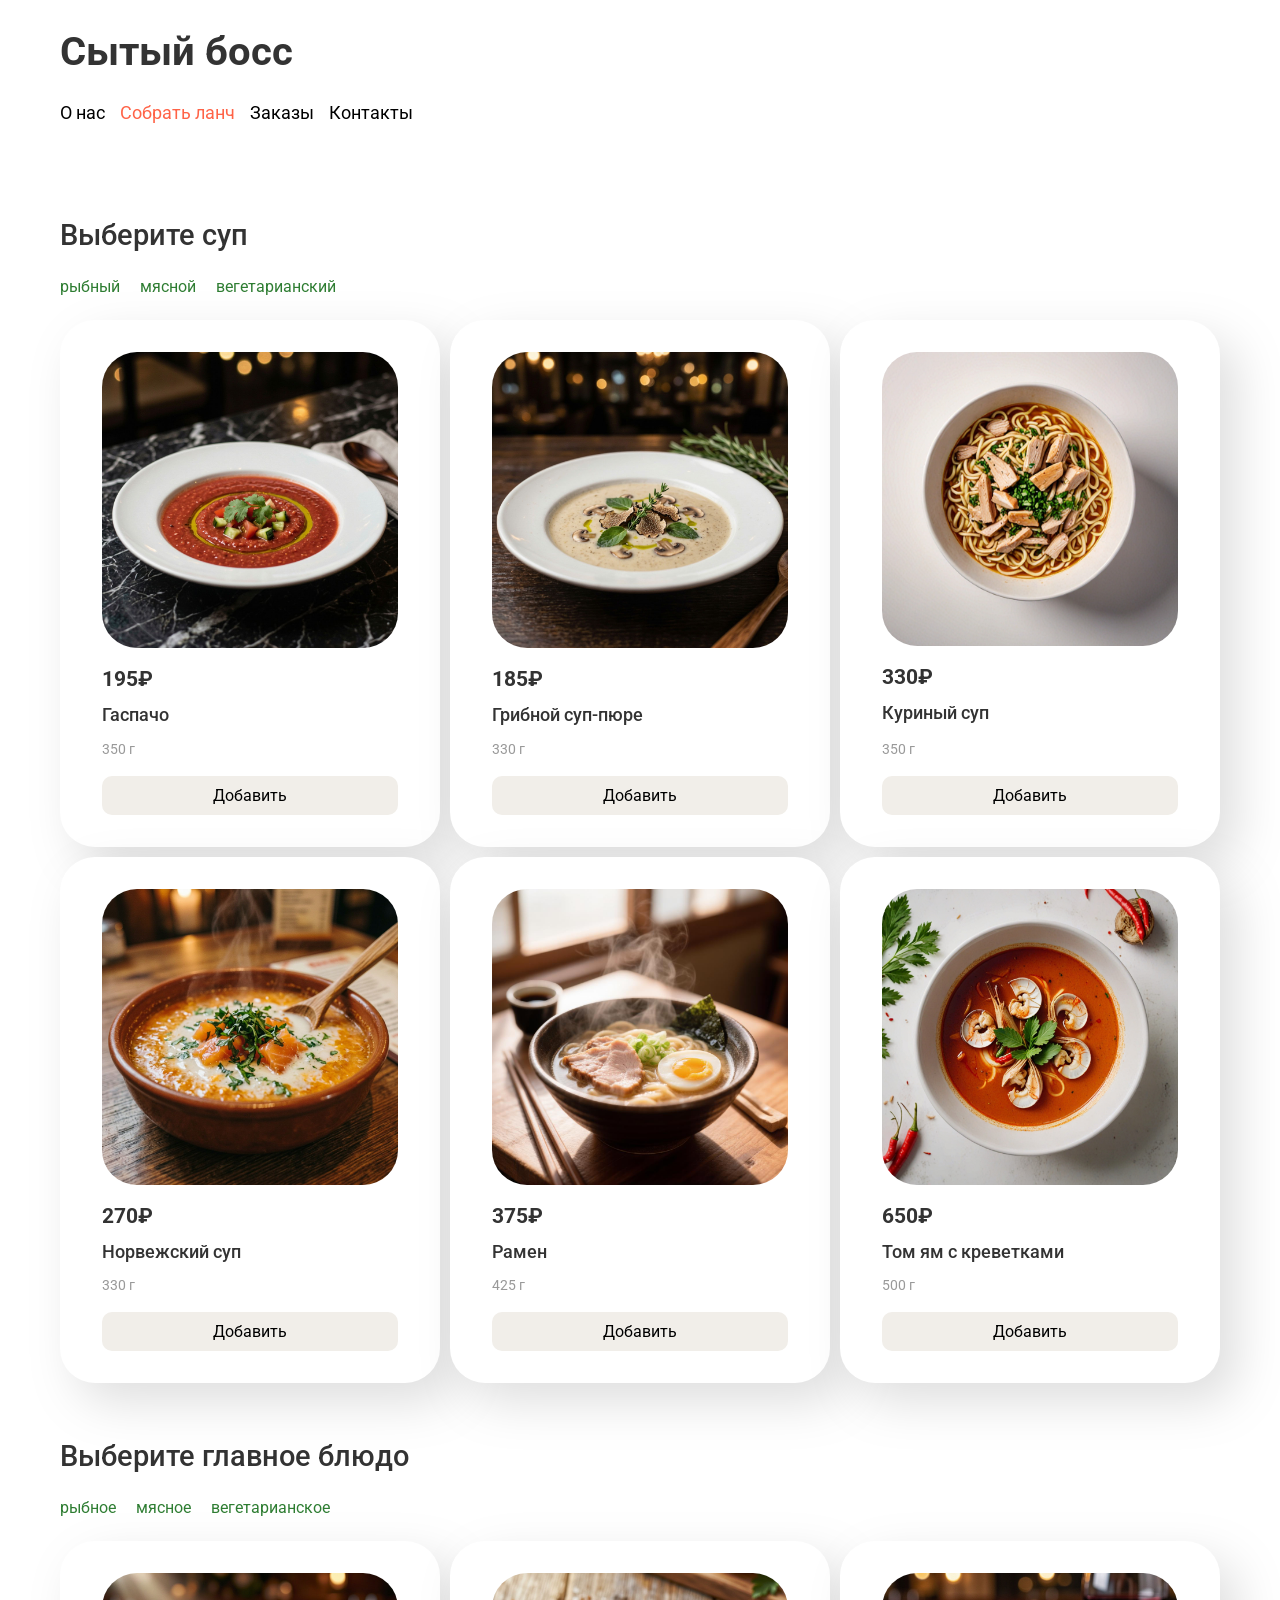
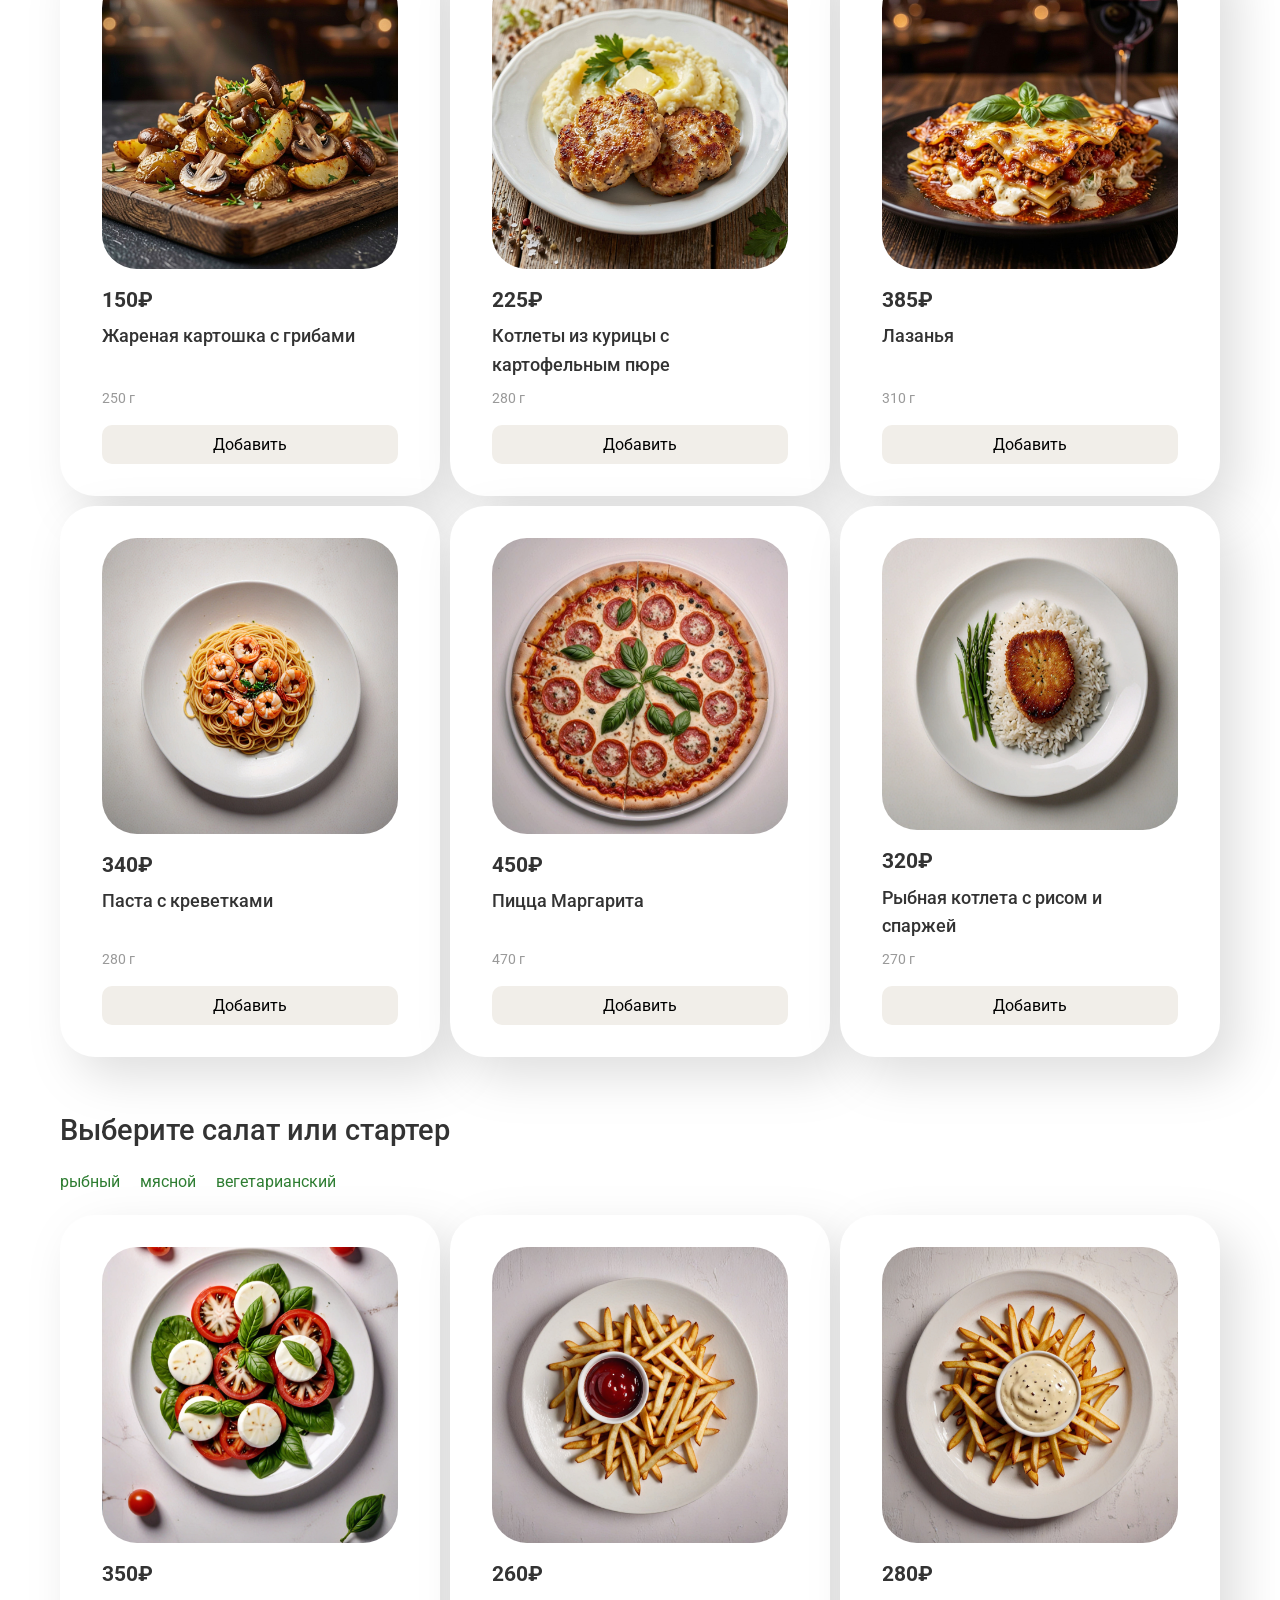
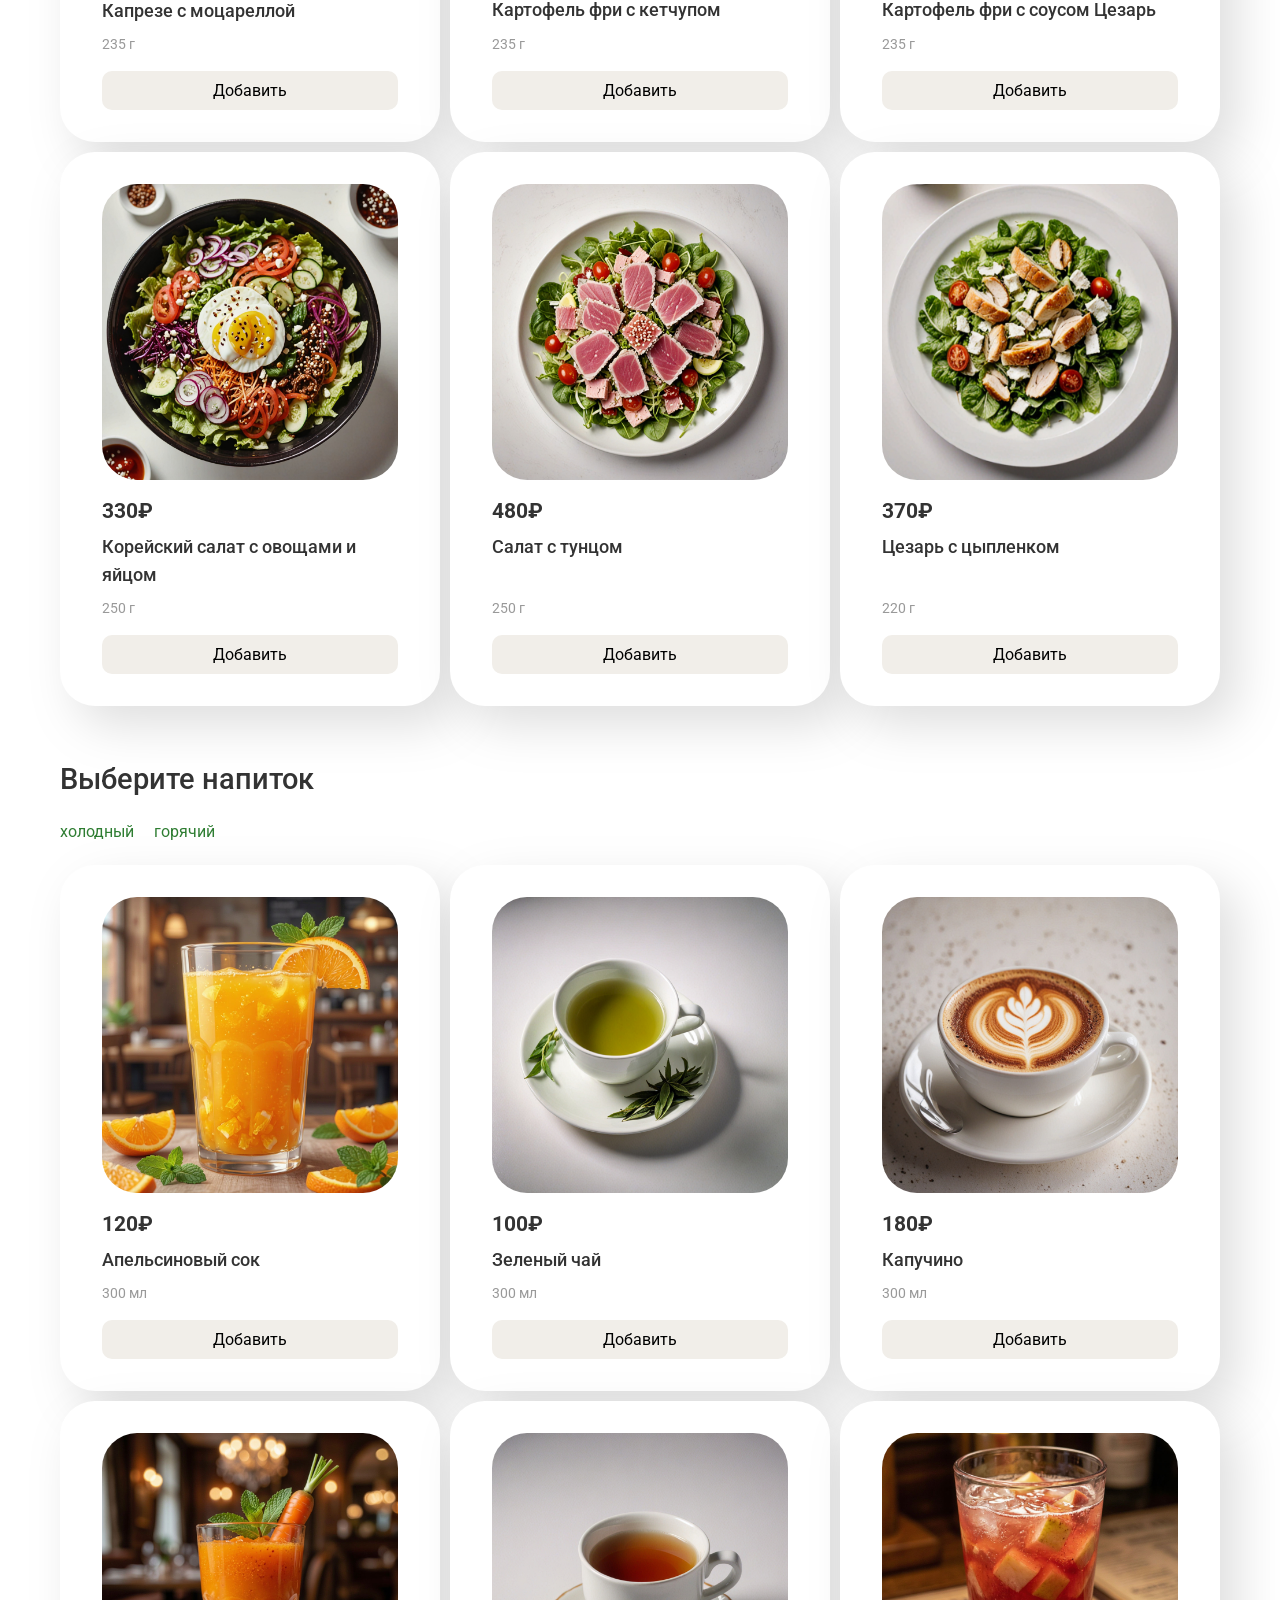
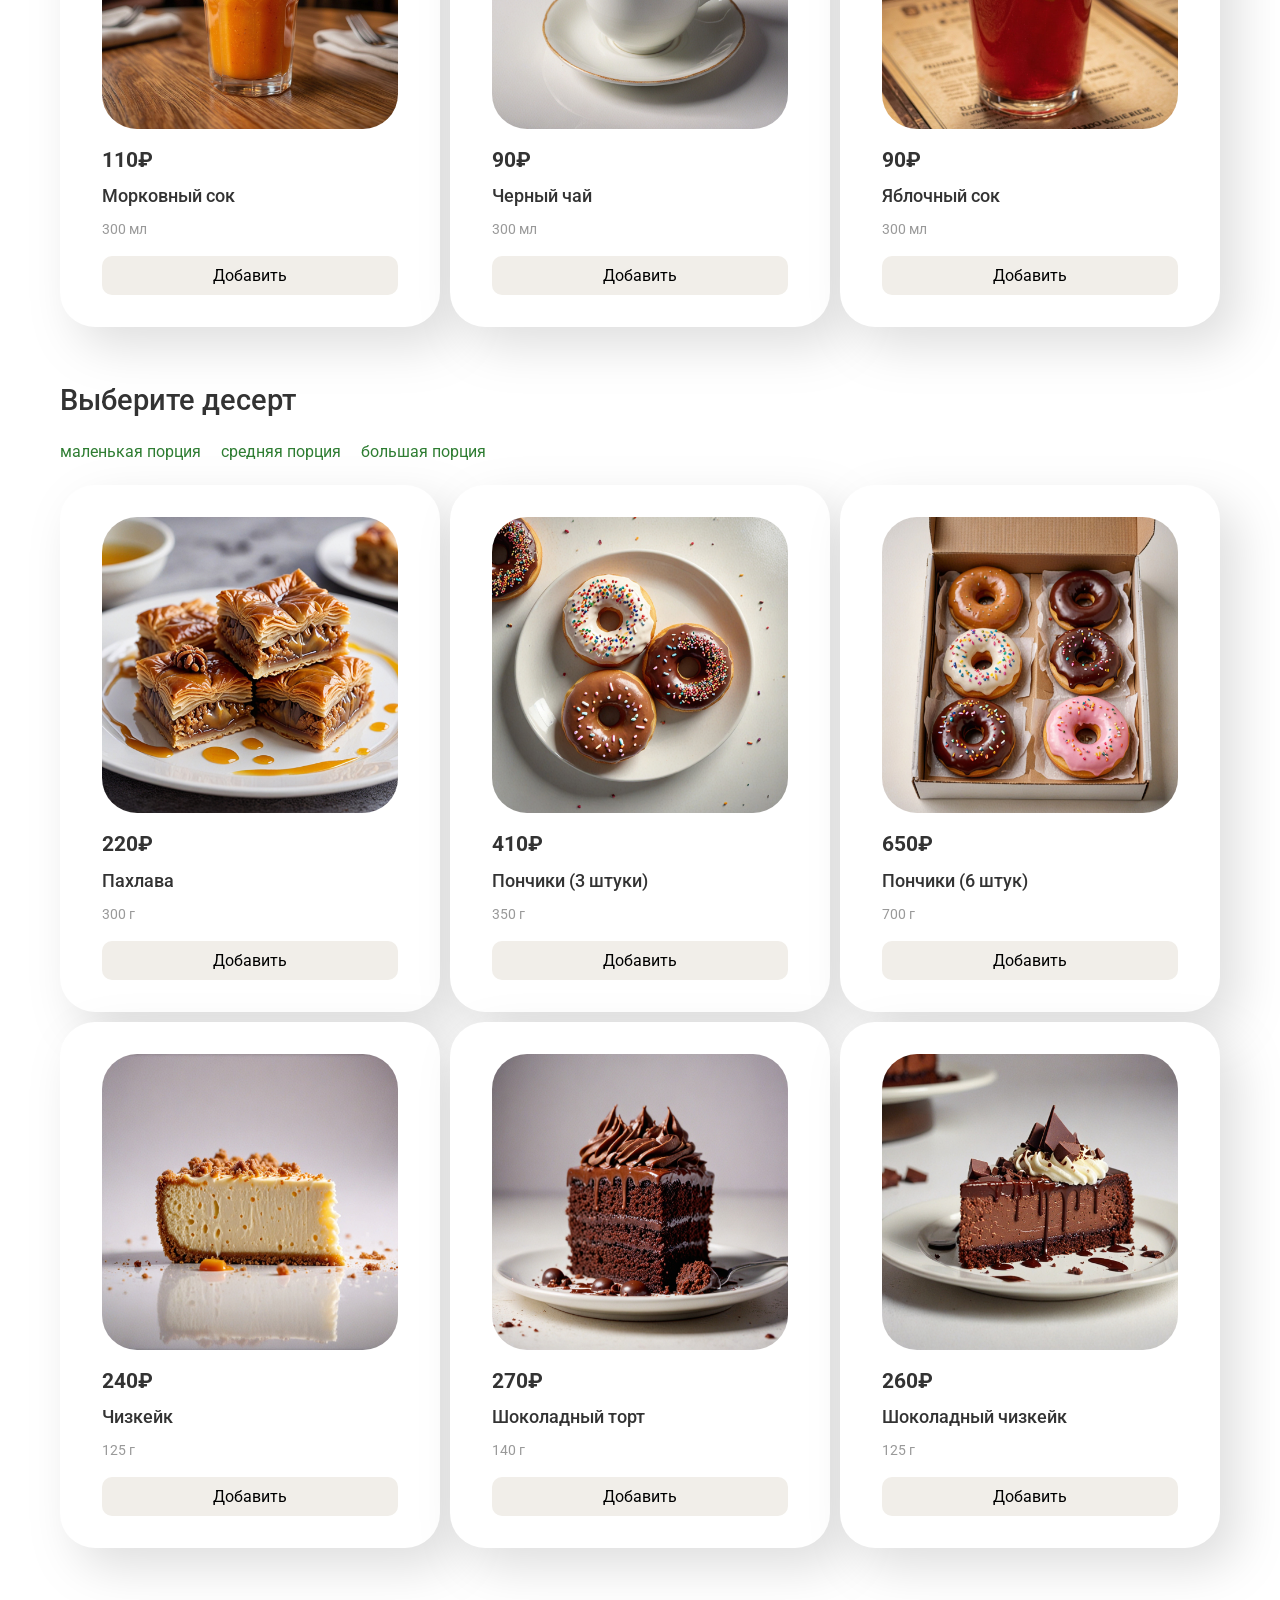
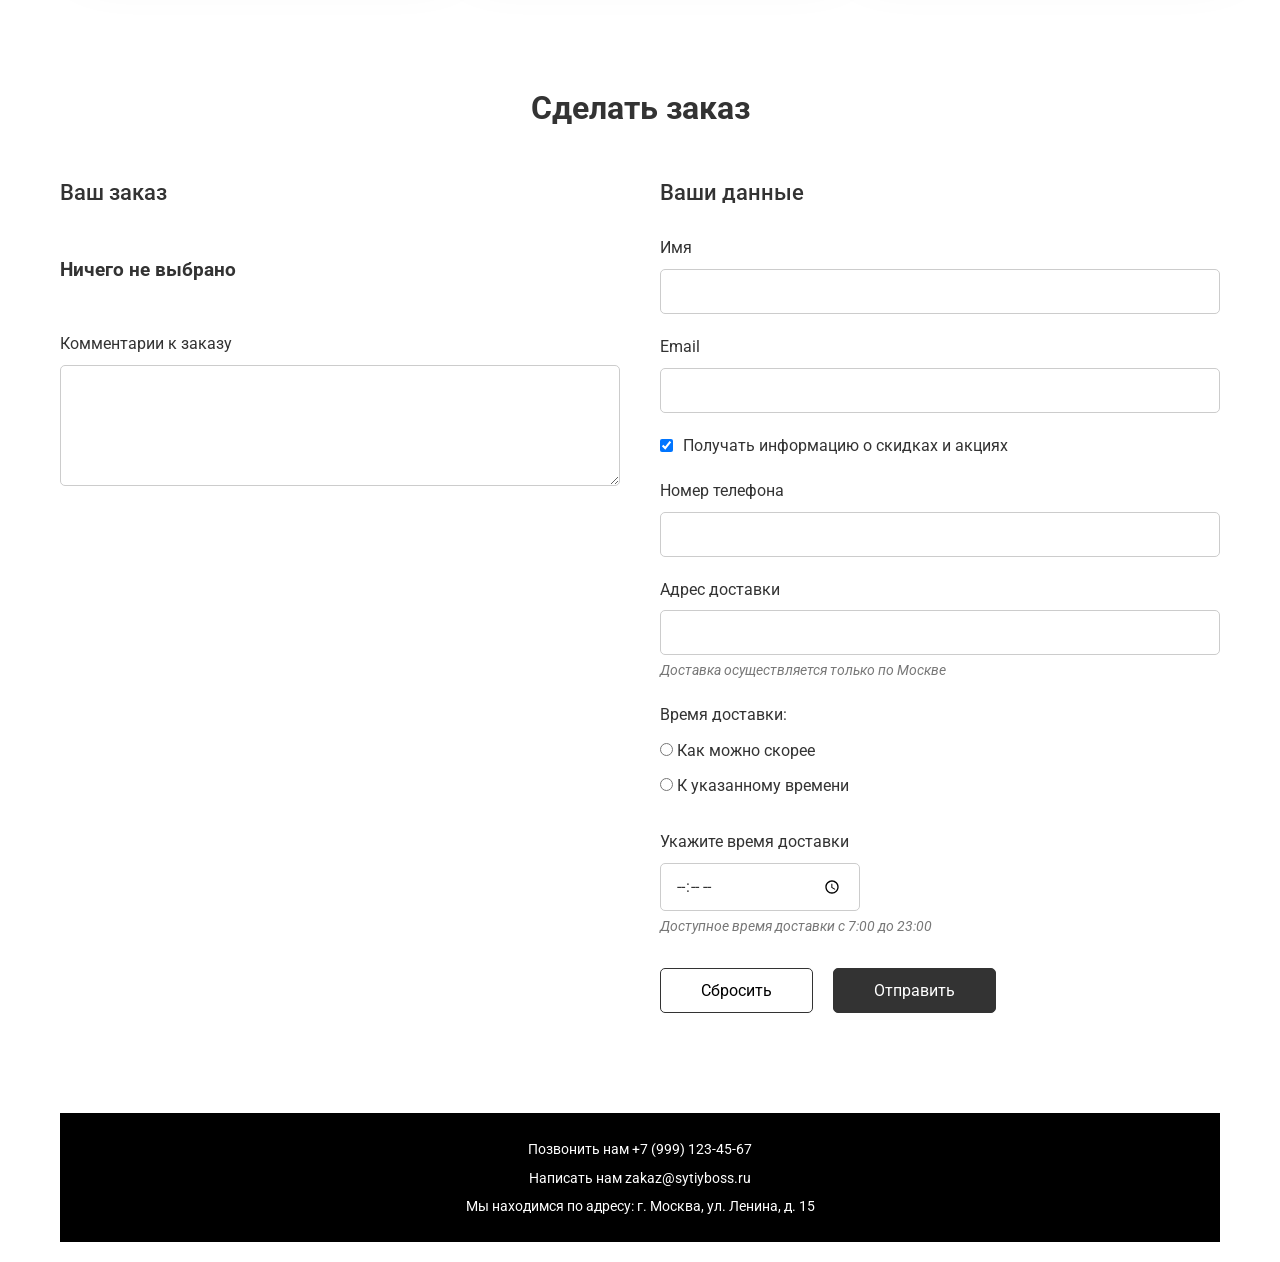
<file: lab5_EreminaII_251-352_web/lunch-menu.html>
<!DOCTYPE html>
<html lang="ru">
<head>
    <meta charset="UTF-8">
    <meta name="viewport" content="width=device-width, initial-scale=1.0">
    <title>Собрать ланч - Сытый босс</title>
    <link rel="preconnect" href="https://fonts.googleapis.com">
    <link rel="preconnect" href="https://fonts.gstatic.com" crossorigin>
    <link href="https://fonts.googleapis.com/css2?family=Roboto:wght@400;500;700&display=swap" rel="stylesheet">
    <link rel="stylesheet" href="style.css">
</head>
<body>

    <header>
        <h1>Сытый босс</h1>
        <nav>
            <a href="index.html">О нас</a>
            <a href="lunch-menu.html" id="active">Собрать ланч</a>
            <a href="#">Заказы</a>
            <a href="#contacts">Контакты</a>
        </nav>
    </header>

    <main>
        <!-- СУПЫ -->
        <section class="menu-section" data-category="soup">
            <h2>Выберите суп</h2>
            <div class="filters">
                <button class="filter-btn" data-kind="fish">рыбный</button>
                <button class="filter-btn" data-kind="meat">мясной</button>
                <button class="filter-btn" data-kind="veg">вегетарианский</button>
            </div>
            <div class="dishes-grid" data-category="soup"></div>
        </section>

        <!-- ГЛАВНЫЕ БЛЮДА -->
        <section class="menu-section" data-category="main">
            <h2>Выберите главное блюдо</h2>
            <div class="filters">
                <button class="filter-btn" data-kind="fish">рыбное</button>
                <button class="filter-btn" data-kind="meat">мясное</button>
                <button class="filter-btn" data-kind="veg">вегетарианское</button>
            </div>
            <div class="dishes-grid" data-category="main"></div>
        </section>

        <!-- САЛАТЫ -->
        <section class="menu-section" data-category="salad">
            <h2>Выберите салат или стартер</h2>
            <div class="filters">
                <button class="filter-btn" data-kind="fish">рыбный</button>
                <button class="filter-btn" data-kind="meat">мясной</button>
                <button class="filter-btn" data-kind="veg">вегетарианский</button>
            </div>
            <div class="dishes-grid" data-category="salad"></div>
        </section>

        <!-- НАПИТКИ -->
        <section class="menu-section" data-category="drink">
            <h2>Выберите напиток</h2>
            <div class="filters">
                <button class="filter-btn" data-kind="cold">холодный</button>
                <button class="filter-btn" data-kind="hot">горячий</button>
            </div>
            <div class="dishes-grid" data-category="drink"></div>
        </section>

        <!-- ДЕСЕРТЫ -->
        <section class="menu-section" data-category="dessert">
            <h2>Выберите десерт</h2>
            <div class="filters">
                <button class="filter-btn" data-kind="small">маленькая порция</button>
                <button class="filter-btn" data-kind="medium">средняя порция</button>
                <button class="filter-btn" data-kind="large">большая порция</button>
            </div>
            <div class="dishes-grid" data-category="dessert"></div>
        </section>
    </main>

    <!-- ФОРМА ЗАКАЗА -->
    <section class="order-section">
        <h2 class="order-title">Сделать заказ</h2>

        <form action="https://httpbin.org/post" method="POST" class="order-form">

            <div class="form-column">
                <h3>Ваш заказ</h3>

                <div id="order-summary">
                    <p class="empty-order">Ничего не выбрано</p>
                </div>

                <div class="form-group">
                    <label for="comment">Комментарии к заказу</label>
                    <textarea id="comment" name="comment" rows="5"></textarea>
                </div>
            </div>

            <div class="form-column">
                <h3>Ваши данные</h3>

                <div class="form-group">
                    <label for="name">Имя</label>
                    <input type="text" id="name" name="name" required>
                </div>

                <div class="form-group">
                    <label for="email">Email</label>
                    <input type="email" id="email" name="email" required>
                </div>

                <div class="form-group checkbox-group">
                    <input type="checkbox" id="subscribe" name="subscribe" checked>
                    <label for="subscribe">Получать информацию о скидках и акциях</label>
                </div>

                <div class="form-group">
                    <label for="phone">Номер телефона</label>
                    <input type="tel" id="phone" name="phone" required>
                </div>

                <div class="form-group">
                    <label for="address">Адрес доставки</label>
                    <input type="text" id="address" name="address" required>
                    <small class="hint">Доставка осуществляется только по Москве</small>
                </div>

                <div class="form-group">
                    <p class="radio-label">Время доставки:</p>
                    <div class="radio-option">
                        <input type="radio" id="asap" name="delivery_time" value="asap" required>
                        <label for="asap">Как можно скорее</label>
                    </div>
                    <div class="radio-option">
                        <input type="radio" id="exact" name="delivery_time" value="exact" required>
                        <label for="exact">К указанному времени</label>
                    </div>
                </div>

                <div class="form-group">
                    <label for="time">Укажите время доставки</label>
                    <input type="time" id="time" name="time" min="07:00" max="23:00" step="300">
                    <small class="hint">Доступное время доставки с 7:00 до 23:00</small>
                </div>

                <div class="form-buttons">
                    <button type="reset" class="btn-reset">Сбросить</button>
                    <button type="submit" class="btn-submit">Отправить</button>
                </div>
            </div>

        </form>
    </section>

    <footer id="contacts">
        <p>Позвонить нам <a href="tel:+79991234567">+7 (999) 123-45-67</a></p>
        <p>Написать нам <a href="mailto:zakaz@sytiyboss.ru">zakaz@sytiyboss.ru</a></p>
        <p>Мы находимся по адресу: г. Москва, ул. Ленина, д. 15</p>
    </footer>

    <script src="dishes.js"></script>
    <script src="script.js"></script>

</body>
</html>
</file>
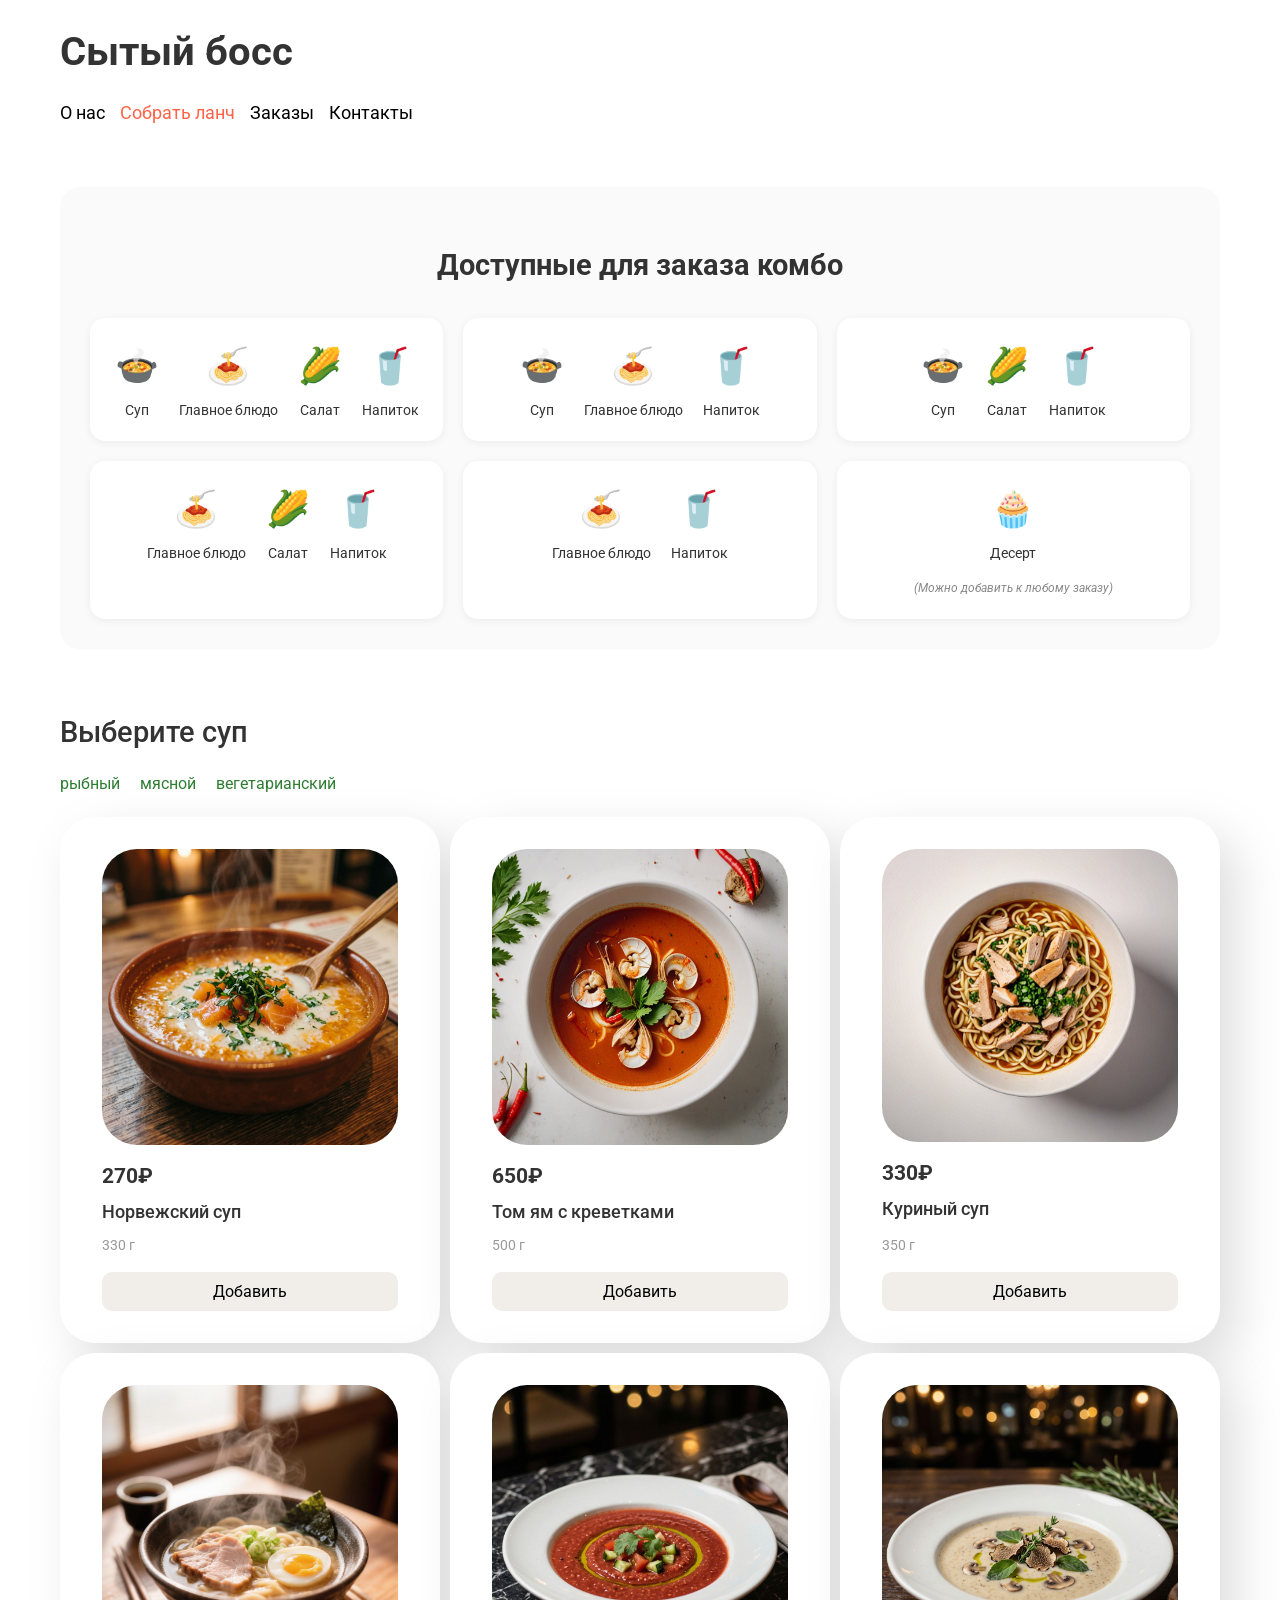
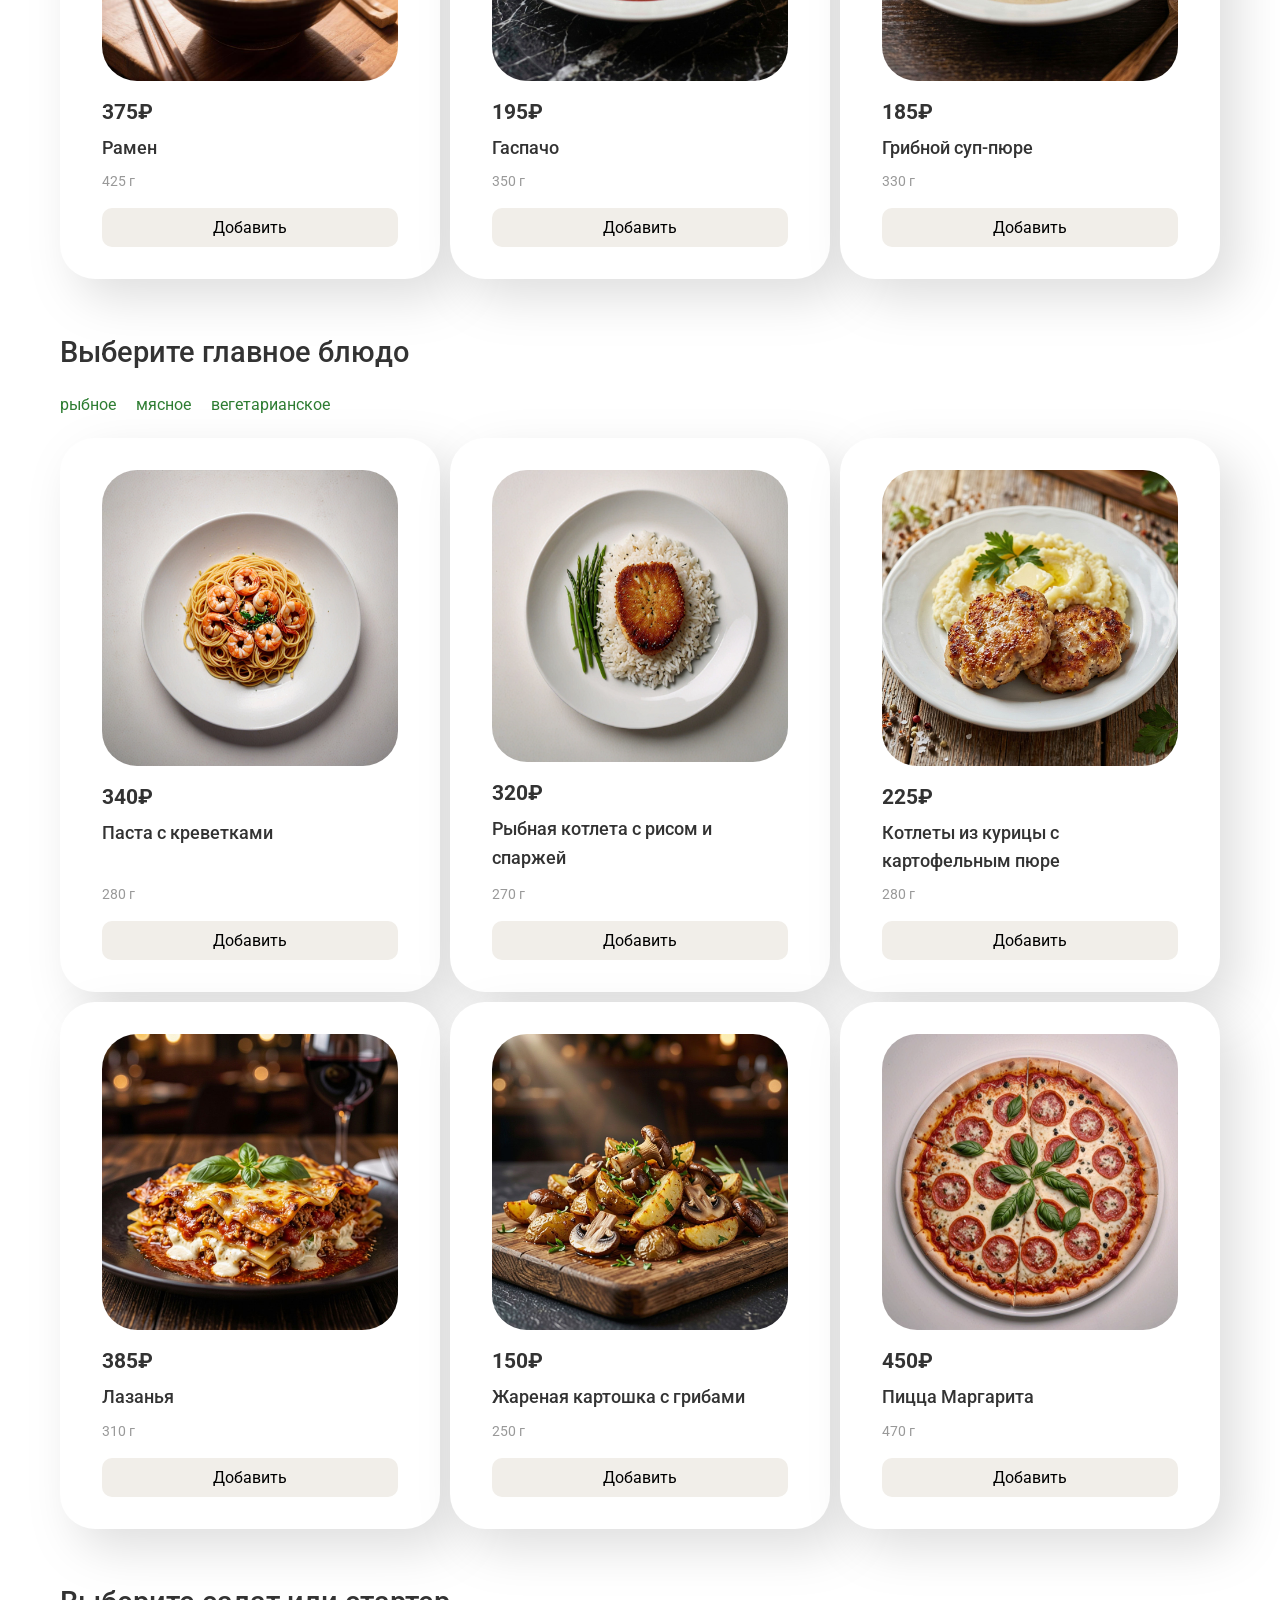
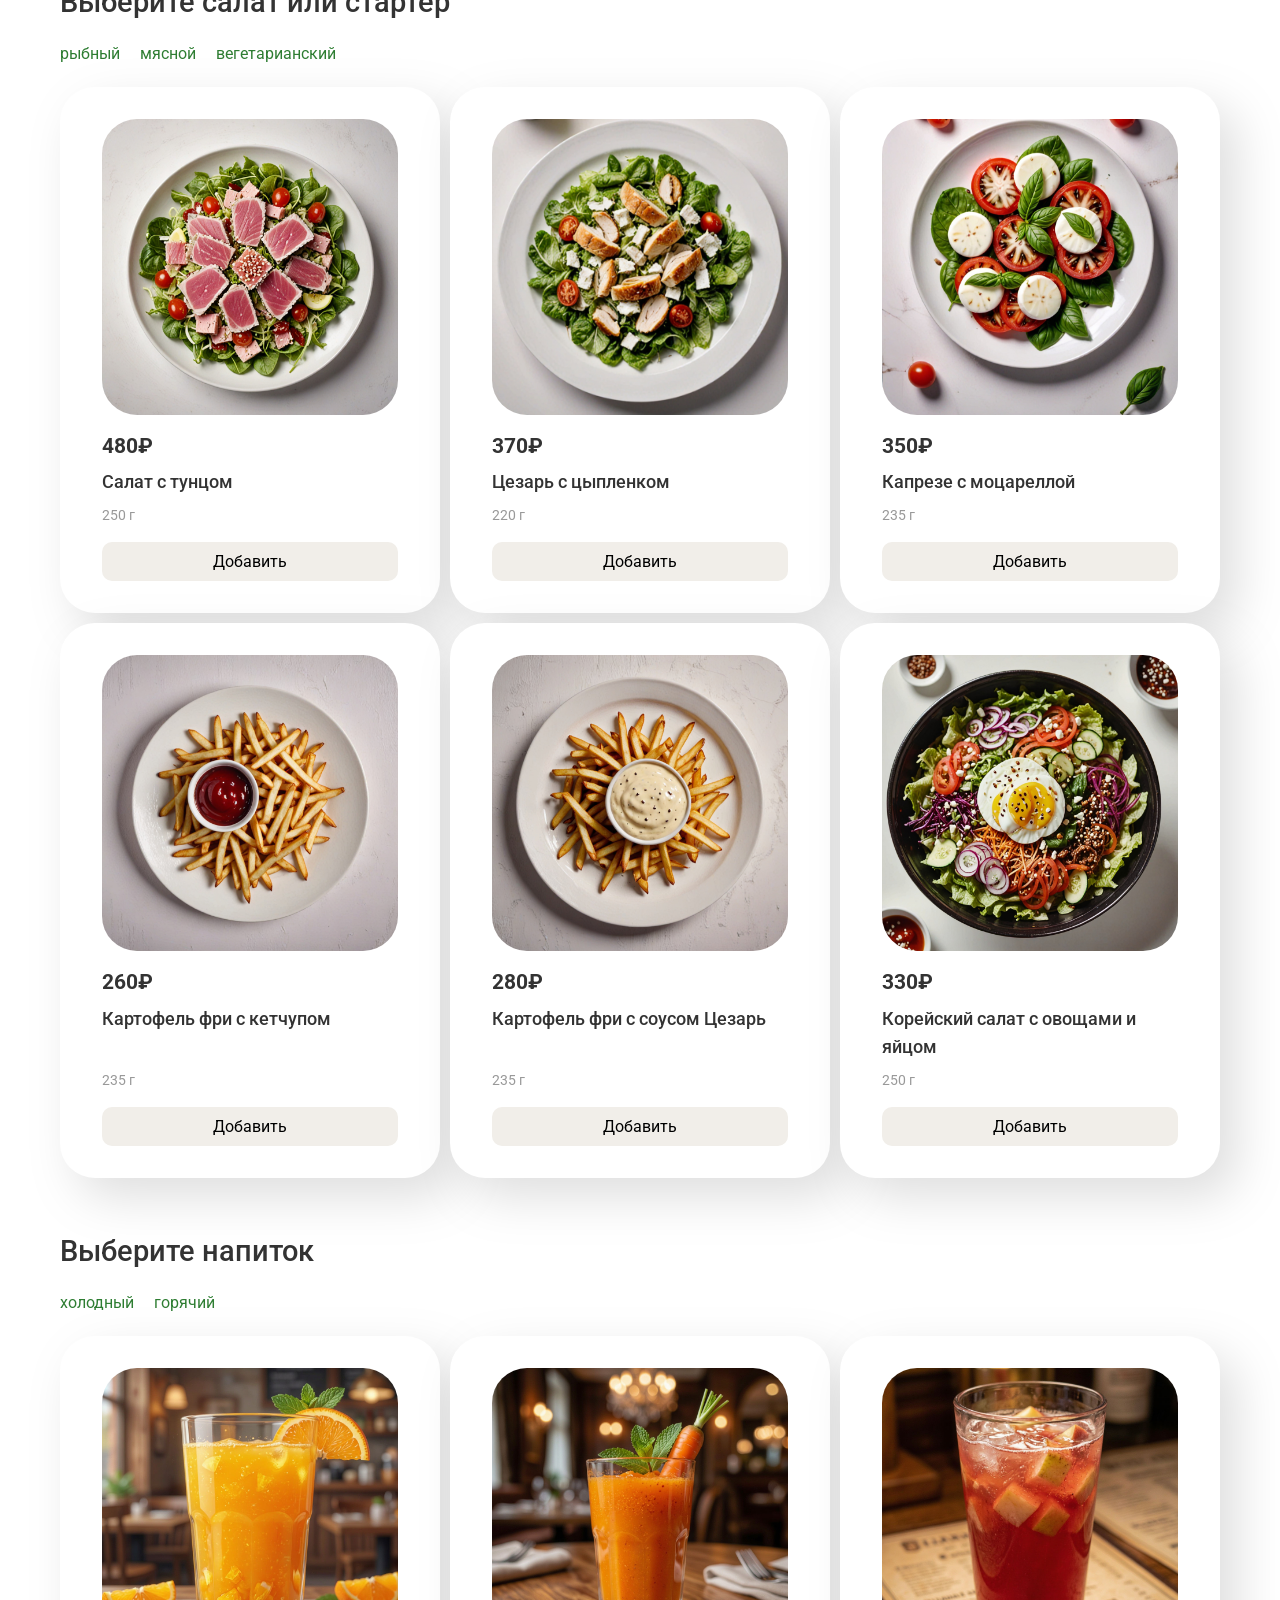
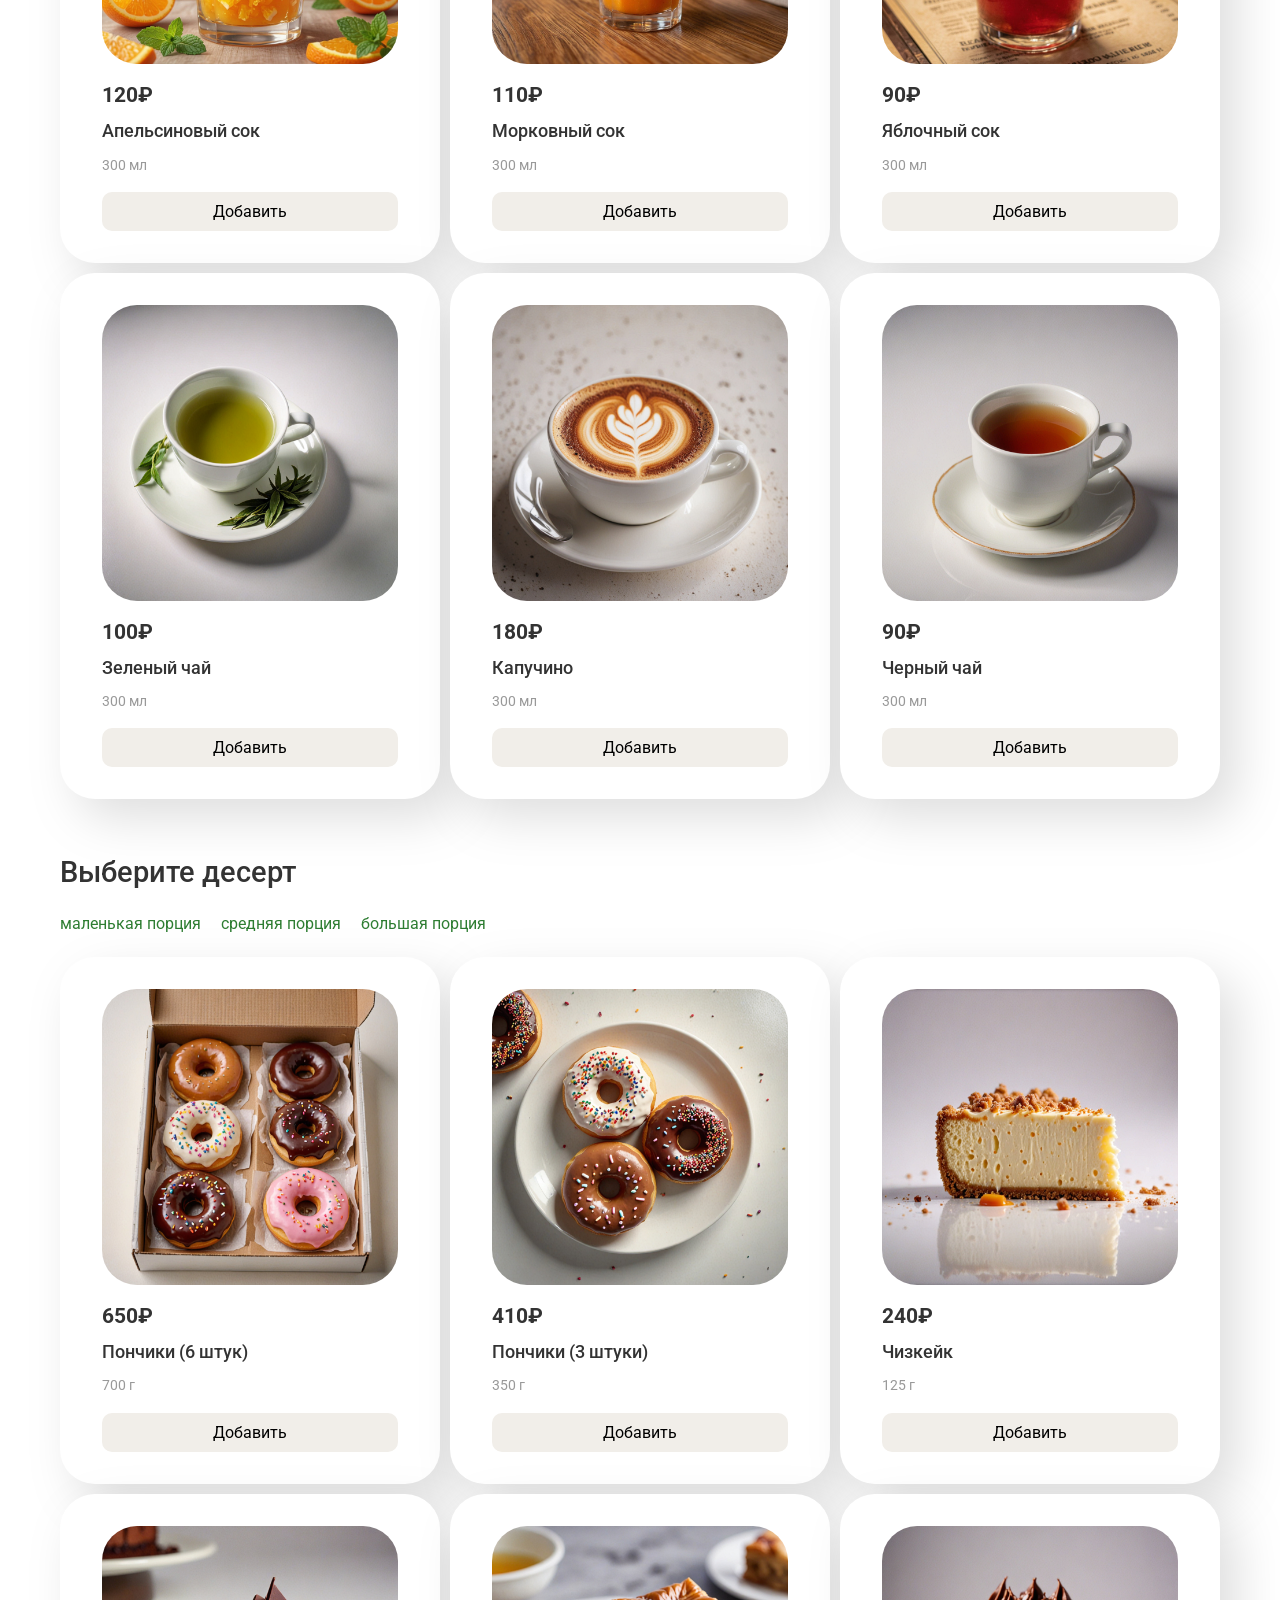
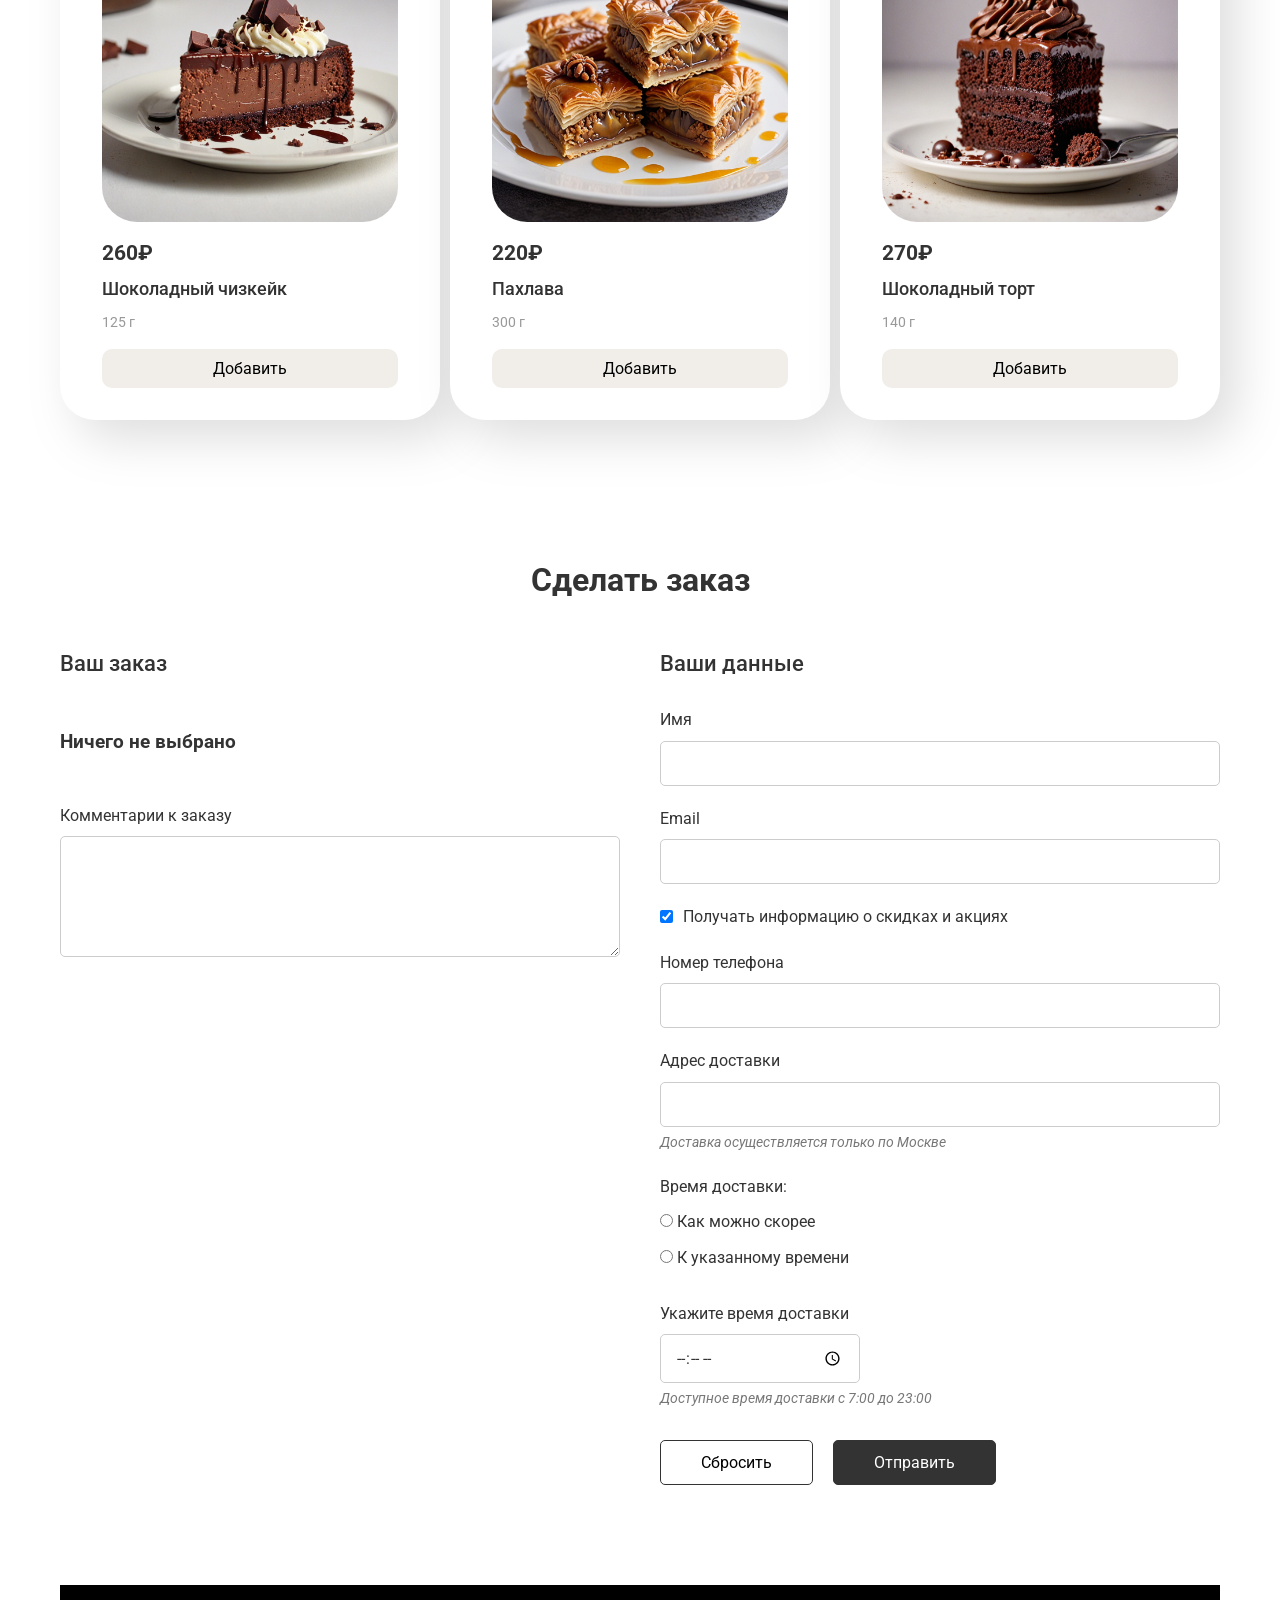
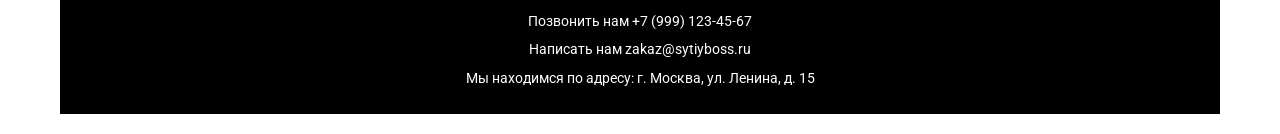
<file: lab6_EreminaII_251-352_web/lunch-menu.html>
<!DOCTYPE html>
<html lang="ru">
<head>
    <meta charset="UTF-8">
    <meta name="viewport" content="width=device-width, initial-scale=1.0">
    <title>Собрать ланч - Сытый босс</title>
    <link rel="preconnect" href="https://fonts.googleapis.com">
    <link rel="preconnect" href="https://fonts.gstatic.com" crossorigin>
    <link href="https://fonts.googleapis.com/css2?family=Roboto:wght@400;500;700&display=swap" rel="stylesheet">
    <link rel="stylesheet" href="style.css">
</head>
<body>

    <header>
        <h1>Сытый босс</h1>
        <nav>
            <a href="index.html">О нас</a>
            <a href="lunch-menu.html" id="active">Собрать ланч</a>
            <a href="#">Заказы</a>
            <a href="#contacts">Контакты</a>
        </nav>
    </header>

    <main>
        <!-- БЛОК "ДОСТУПНЫЕ ДЛЯ ЗАКАЗА КОМБО" -->
        <section class="combo-section">
            <h2 class="combo-title">Доступные для заказа комбо</h2>
            <div class="combo-grid">
                <!-- Комбо 1 -->
                <div class="combo-card">
                    <div class="combo-item"><span class="combo-icon">🍲</span><span class="combo-label">Суп</span></div>
                    <div class="combo-item"><span class="combo-icon">🍝</span><span class="combo-label">Главное блюдо</span></div>
                    <div class="combo-item"><span class="combo-icon">🌽</span><span class="combo-label">Салат</span></div>
                    <div class="combo-item"><span class="combo-icon">🥤</span><span class="combo-label">Напиток</span></div>
                </div>
                <!-- Комбо 2 -->
                <div class="combo-card">
                    <div class="combo-item"><span class="combo-icon">🍲</span><span class="combo-label">Суп</span></div>
                    <div class="combo-item"><span class="combo-icon">🍝</span><span class="combo-label">Главное блюдо</span></div>
                    <div class="combo-item"><span class="combo-icon">🥤</span><span class="combo-label">Напиток</span></div>
                </div>
                <!-- Комбо 3 -->
                <div class="combo-card">
                    <div class="combo-item"><span class="combo-icon">🍲</span><span class="combo-label">Суп</span></div>
                    <div class="combo-item"><span class="combo-icon">🌽</span><span class="combo-label">Салат</span></div>
                    <div class="combo-item"><span class="combo-icon">🥤</span><span class="combo-label">Напиток</span></div>
                </div>
                <!-- Комбо 4 -->
                <div class="combo-card">
                    <div class="combo-item"><span class="combo-icon">🍝</span><span class="combo-label">Главное блюдо</span></div>
                    <div class="combo-item"><span class="combo-icon">🌽</span><span class="combo-label">Салат</span></div>
                    <div class="combo-item"><span class="combo-icon">🥤</span><span class="combo-label">Напиток</span></div>
                </div>
                <!-- Комбо 5 -->
                <div class="combo-card">
                    <div class="combo-item"><span class="combo-icon">🍝</span><span class="combo-label">Главное блюдо</span></div>
                    <div class="combo-item"><span class="combo-icon">🥤</span><span class="combo-label">Напиток</span></div>
                </div>
                <!-- Десерт -->
                <div class="combo-card combo-dessert">
                    <div class="combo-item"><span class="combo-icon">🧁</span><span class="combo-label">Десерт</span></div>
                    <div class="combo-note">(Можно добавить к любому заказу)</div>
                </div>
            </div>
        </section>

        <!-- МЕНЮ -->
        <section class="menu-section" data-category="soup">
            <h2>Выберите суп</h2>
            <div class="filters">
                <button class="filter-btn" data-kind="fish">рыбный</button>
                <button class="filter-btn" data-kind="meat">мясной</button>
                <button class="filter-btn" data-kind="veg">вегетарианский</button>
            </div>
            <div class="dishes-grid" data-category="soup"></div>
        </section>

        <section class="menu-section" data-category="main">
            <h2>Выберите главное блюдо</h2>
            <div class="filters">
                <button class="filter-btn" data-kind="fish">рыбное</button>
                <button class="filter-btn" data-kind="meat">мясное</button>
                <button class="filter-btn" data-kind="veg">вегетарианское</button>
            </div>
            <div class="dishes-grid" data-category="main"></div>
        </section>

        <section class="menu-section" data-category="salad">
            <h2>Выберите салат или стартер</h2>
            <div class="filters">
                <button class="filter-btn" data-kind="fish">рыбный</button>
                <button class="filter-btn" data-kind="meat">мясной</button>
                <button class="filter-btn" data-kind="veg">вегетарианский</button>
            </div>
            <div class="dishes-grid" data-category="salad"></div>
        </section>

        <section class="menu-section" data-category="drink">
            <h2>Выберите напиток</h2>
            <div class="filters">
                <button class="filter-btn" data-kind="cold">холодный</button>
                <button class="filter-btn" data-kind="hot">горячий</button>
            </div>
            <div class="dishes-grid" data-category="drink"></div>
        </section>

        <section class="menu-section" data-category="dessert">
            <h2>Выберите десерт</h2>
            <div class="filters">
                <button class="filter-btn" data-kind="small">маленькая порция</button>
                <button class="filter-btn" data-kind="medium">средняя порция</button>
                <button class="filter-btn" data-kind="large">большая порция</button>
            </div>
            <div class="dishes-grid" data-category="dessert"></div>
        </section>
    </main>

    <!-- ФОРМА -->
    <section class="order-section">
        <h2 class="order-title">Сделать заказ</h2>

        <form action="https://httpbin.org/post" method="POST" class="order-form" id="order-form">

            <div class="form-column">
                <h3>Ваш заказ</h3>

                <div id="order-summary">
                    <p class="empty-order">Ничего не выбрано</p>
                </div>

                <div class="form-group">
                    <label for="comment">Комментарии к заказу</label>
                    <textarea id="comment" name="comment" rows="5"></textarea>
                </div>
            </div>

            <div class="form-column">
                <h3>Ваши данные</h3>

                <div class="form-group">
                    <label for="name">Имя</label>
                    <input type="text" id="name" name="name" required>
                </div>

                <div class="form-group">
                    <label for="email">Email</label>
                    <input type="email" id="email" name="email" required>
                </div>

                <div class="form-group checkbox-group">
                    <input type="checkbox" id="subscribe" name="subscribe" checked>
                    <label for="subscribe">Получать информацию о скидках и акциях</label>
                </div>

                <div class="form-group">
                    <label for="phone">Номер телефона</label>
                    <input type="tel" id="phone" name="phone" required>
                </div>

                <div class="form-group">
                    <label for="address">Адрес доставки</label>
                    <input type="text" id="address" name="address" required>
                    <small class="hint">Доставка осуществляется только по Москве</small>
                </div>

                <div class="form-group">
                    <p class="radio-label">Время доставки:</p>
                    <div class="radio-option">
                        <input type="radio" id="asap" name="delivery_time" value="asap" required>
                        <label for="asap">Как можно скорее</label>
                    </div>
                    <div class="radio-option">
                        <input type="radio" id="exact" name="delivery_time" value="exact" required>
                        <label for="exact">К указанному времени</label>
                    </div>
                </div>

                <div class="form-group">
                    <label for="time">Укажите время доставки</label>
                    <input type="time" id="time" name="time" min="07:00" max="23:00" step="300">
                    <small class="hint">Доступное время доставки с 7:00 до 23:00</small>
                </div>

                <div class="form-buttons">
                    <button type="reset" class="btn-reset">Сбросить</button>
                    <button type="submit" class="btn-submit">Отправить</button>
                </div>
            </div>

        </form>
    </section>

    <footer id="contacts">
        <p>Позвонить нам <a href="tel:+79991234567">+7 (999) 123-45-67</a></p>
        <p>Написать нам <a href="mailto:zakaz@sytiyboss.ru">zakaz@sytiyboss.ru</a></p>
        <p>Мы находимся по адресу: г. Москва, ул. Ленина, д. 15</p>
    </footer>

    <!-- Модальное окно уведомления -->
    <div class="modal-overlay" id="modal-overlay">
        <div class="modal">
            <p class="modal-text" id="modal-text">Ничего не выбрано. Выберите блюда для заказа</p>
            <button type="button" class="modal-ok" id="modal-ok">Окей 👌</button>
        </div>
    </div>

    <script src="dishes.js"></script>
    <script src="script.js"></script>

</body>
</html>
</file>
<file: lab1_EreminaII_251-352_web/style.css>
* {
    box-sizing: border-box;
    margin: 0;
    padding: 0;
}

body {
    font-family: 'Roboto', sans-serif;
    color: #333;
    line-height: 1.6;
    padding: 20px;
    max-width: 1200px;
    margin: 0 auto;
}

h1 {
    font-size: 2.5rem;
    font-weight: 700;
    margin-bottom: 15px;
}

h2 {
    font-size: 1.8rem;
    font-weight: 500;
    margin: 25px 0 15px 0;
}

header {
    margin-bottom: 30px;
}

nav {
    margin-bottom: 30px;
}

nav a {
    text-decoration: none;
    font-family: 'Roboto', sans-serif;
    font-size: 1.1rem;
    color: #000;
    margin-right: 25px;
    transition: color 0.3s ease;
}

nav a:hover {
    color: #e67e22;
}

.main-image {
    width: 100%;
    max-width: 800px;
    height: auto;
    display: block;
    margin-bottom: 20px;
}

ul {
    list-style-type: disc;
    padding-left: 20px;
    margin-bottom: 20px;
}

ul li {
    margin-bottom: 8px;
}

table {
    width: 100%;
    max-width: 800px;
    border-collapse: collapse;
    margin-bottom: 40px;
}

table th, table td {
    padding: 12px 15px;
    border: 1px solid #ddd;
    text-align: left;
}

table th {
    background-color: #f8f9fa;
    font-weight: 500;
}

table th:nth-child(3),
table td:nth-child(3),
table th:nth-child(4),
table td:nth-child(4),
table th:first-child,
table td:first-child {
    text-align: center;
}

/* Стили для футера */
footer {
    background-color: black;
    color: white;
    padding: 20px;
    text-align: center;
    margin-top: 40px;
    font-size: 0.85rem; /* мелкий шрифт */
    line-height: 1.8;
}

footer p {
    margin: 4px 0;
    font-size: 0.85rem; /* мелкий шрифт для всех строк */
}

footer a {
    color: white;
    text-decoration: none;
    font-weight: 400;
}

footer a:hover {
    text-decoration: underline;
}
</file>
<file: lab2_EreminaII_251-352_web/style.css>
* {
    box-sizing: border-box;
    margin: 0;
    padding: 0;
}

body {
    font-family: 'Roboto', sans-serif;
    color: #333;
    line-height: 1.6;
    padding: 20px;
    max-width: 1200px;
    margin: 0 auto;
    display: flex;
    flex-direction: column;
    min-height: 100vh;
}

h1 {
    font-size: 2.5rem;
    font-weight: 700;
    margin-bottom: 15px;
}

h2 {
    font-size: 1.8rem;
    font-weight: 500;
    margin: 25px 0 15px 0;
}

header {
    margin-bottom: 30px;
}

nav {
    display: flex;
    flex-wrap: wrap;
    gap: 15px;
    margin-bottom: 30px;
}

nav a {
    text-decoration: none;
    font-family: 'Roboto', sans-serif;
    font-size: 1.1rem;
    color: #000;
    transition: color 0.3s ease;
}

nav a:hover {
    color: tomato;
}

#active {
    color: tomato;
}

main {
    flex: 1;
}

.main-image {
    width: 100%;
    max-width: 800px;
    height: auto;
    display: block;
    margin-bottom: 20px;

}

ul {
    list-style-type: disc;
    padding-left: 20px;
    margin-bottom: 20px;
}

ul li {
    margin-bottom: 8px;
}

table {
    width: 100%;
    max-width: 800px;
    border-collapse: collapse;
    margin-bottom: 40px;
}

table th, table td {
    padding: 12px 15px;
    border: 1px solid #ddd;
    text-align: left;
}

table th {
    background-color: #f8f9fa;
    font-weight: 500;
}

table th:nth-child(3),
table td:nth-child(3),
table th:nth-child(4),
table td:nth-child(4),
table th:first-child,
table td:first-child {
    text-align: center;
}

footer {
    background-color: black;
    color: white;
    padding: 20px;
    text-align: center;
    margin-top: 40px;
    font-size: 0.85rem;
    line-height: 1.8;
}

footer p {
    margin: 4px 0;
    font-size: 0.85rem;
}

footer a {
    color: white;
    text-decoration: none;
    font-weight: 400;
}

footer a:hover {
    text-decoration: underline;
}

@media (max-width: 800px) {
    .main-image {
        width: 500px;
        max-width: 100%;
    }
    
    nav {
        justify-content: space-between;
    }
    
    h1 {
        text-align: center;
    }
}

@media (max-width: 600px) {
    .main-image {
        width: 100%;
    }
    
    nav {
        flex-direction: column;
        align-items: center;
    }
    
    nav a {
        font-size: 1.5rem;
    }
    
    table {
        font-size: 0.9rem;
    }
}

@media (max-width: 400px) {
    table {
        font-size: 0.7rem;
    }
    
    table th, table td {
        padding: 8px 10px;
    }
}
</file>
<file: lab2_EreminaII_251-352_web/menu-style.css>
.dishes-grid {
    display: grid;
    grid-template-columns: 1fr 1fr 1fr;
    gap: 10px;
    margin-bottom: 40px;
}

.dish-card {
    display: flex;
    flex-direction: column;
    padding: 30px 40px;
    border-radius: 35px;
    cursor: pointer;
    filter: drop-shadow(17px 19px 24px rgba(0, 0, 0, 0.13));
    background-color: white;
    transition: border 0.3s ease, background-color 0.3s ease;
}

.dish-card:hover {
    border: 2px solid tomato;
}

.dish-card:hover .add-btn {
    background-color: tomato;
    color: white;
}

.dish-card img {
    width: 100%;
    border-radius: 35px;
    margin-bottom: 15px;
}

.dish-price {
    font-size: 1.3rem;
    font-weight: 700;
    margin-bottom: 5px;
}

.dish-name {
    font-size: 1.1rem;
    font-weight: 500;
    margin-bottom: 8px;
    flex-grow: 1;
}

.dish-weight {
    color: #999;
    font-size: 0.9rem;
    margin-bottom: 15px;
}

.add-btn {
    background-color: #f1eee9;
    margin-top: auto;
    padding: 10px 30px;
    border-radius: 10px;
    cursor: pointer;
    border: none;
    font-family: 'Roboto', sans-serif;
    font-size: 1rem;
    transition: background-color 0.3s ease, color 0.3s ease;
}

.menu-section {
    margin-bottom: 50px;
}

@media (max-width: 800px) {
    .dishes-grid {
        grid-template-columns: 1fr 1fr;
    }
    
    nav {
        justify-content: space-between;
    }
    
    h1 {
        text-align: center;
    }
}

@media (max-width: 600px) {
    nav {
        flex-direction: column;
        align-items: center;
    }
    
    nav a {
        font-size: 1.5rem;
    }
    
    .menu-section h2 {
        text-align: center;
    }
    
    .dishes-grid {
        grid-template-columns: 1fr;
    }
    
    .dish-card {
        padding: 20px 25px;
    }
}
</file>
<file: lab3_EreminaII_251-352_web/style.css>
/* ========================================= */
/* ОБЩИЕ СТИЛИ                               */
/* ========================================= */

* {
    box-sizing: border-box;
    margin: 0;
    padding: 0;
}

body {
    font-family: 'Roboto', sans-serif;
    color: #333;
    line-height: 1.6;
    padding: 20px;
    max-width: 1200px;
    margin: 0 auto;
    display: flex;
    flex-direction: column;
    min-height: 100vh;
}

h1 {
    font-size: 2.5rem;
    font-weight: 700;
    margin-bottom: 15px;
}

h2 {
    font-size: 1.8rem;
    font-weight: 500;
    margin: 25px 0 15px 0;
}

header {
    margin-bottom: 30px;
}

nav {
    display: flex;
    flex-wrap: wrap;
    gap: 15px;
    margin-bottom: 30px;
}

nav a {
    text-decoration: none;
    font-family: 'Roboto', sans-serif;
    font-size: 1.1rem;
    color: #000;
    transition: color 0.3s ease;
}

nav a:hover {
    color: tomato;
}

#active {
    color: tomato;
}

main {
    flex: 1;
}

.main-image {
    width: 100%;
    max-width: 800px;
    height: auto;
    display: block;
    margin-bottom: 20px;
}

ul {
    list-style-type: disc;
    padding-left: 20px;
    margin-bottom: 20px;
}

ul li {
    margin-bottom: 8px;
}

table {
    width: 100%;
    max-width: 800px;
    border-collapse: collapse;
    margin-bottom: 40px;
}

table th, table td {
    padding: 12px 15px;
    border: 1px solid #ddd;
    text-align: left;
}

table th {
    background-color: #f8f9fa;
    font-weight: 500;
}

table th:nth-child(3),
table td:nth-child(3),
table th:nth-child(4),
table td:nth-child(4),
table th:first-child,
table td:first-child {
    text-align: center;
}

footer {
    background-color: black;
    color: white;
    padding: 20px;
    text-align: center;
    margin-top: 40px;
    font-size: 0.85rem;
    line-height: 1.8;
}

footer p {
    margin: 4px 0;
    font-size: 0.85rem;
}

footer a {
    color: white;
    text-decoration: none;
    font-weight: 400;
}

footer a:hover {
    text-decoration: underline;
}

/* ========================================= */
/* СТИЛИ ДЛЯ МЕНЮ (КАРТОЧКИ БЛЮД)            */
/* ========================================= */

.dishes-grid {
    display: grid;
    grid-template-columns: 1fr 1fr 1fr;
    gap: 10px;
    margin-bottom: 40px;
}

.dish-card {
    display: flex;
    flex-direction: column;
    padding: 30px 40px;
    border-radius: 35px;
    cursor: pointer;
    filter: drop-shadow(17px 19px 24px rgba(0, 0, 0, 0.13));
    background-color: white;
    transition: border 0.3s ease, background-color 0.3s ease;
}

.dish-card:hover {
    border: 2px solid tomato;
}

.dish-card:hover .add-btn {
    background-color: tomato;
    color: white;
}

.dish-card img {
    width: 100%;
    border-radius: 35px;
    margin-bottom: 15px;
}

.dish-price {
    font-size: 1.3rem;
    font-weight: 700;
    margin-bottom: 5px;
}

.dish-name {
    font-size: 1.1rem;
    font-weight: 500;
    margin-bottom: 8px;
    flex-grow: 1;
}

.dish-weight {
    color: #999;
    font-size: 0.9rem;
    margin-bottom: 15px;
}

.add-btn {
    background-color: #f1eee9;
    margin-top: auto;
    padding: 10px 30px;
    border-radius: 10px;
    cursor: pointer;
    border: none;
    font-family: 'Roboto', sans-serif;
    font-size: 1rem;
    transition: background-color 0.3s ease, color 0.3s ease;
}

.menu-section {
    margin-bottom: 50px;
}

/* ========================================= */
/* СТИЛИ ДЛЯ ФОРМЫ ЗАКАЗА                    */
/* ========================================= */

.order-section {
    margin-top: 60px;
    margin-bottom: 60px;
}

.order-title {
    text-align: center;
    font-size: 2rem;
    font-weight: 700;
    margin-bottom: 40px;
}

.order-form {
    display: flex;
    gap: 40px;
    flex-wrap: wrap;
}

.form-column {
    flex: 1;
    min-width: 300px;
}

.form-column h3 {
    font-size: 1.4rem;
    font-weight: 500;
    margin-bottom: 25px;
}

.form-group {
    display: flex;
    flex-direction: column;
    margin-bottom: 20px;
}

.form-group label {
    font-size: 1rem;
    margin-bottom: 8px;
    font-weight: 400;
}

.form-group input[type="text"],
.form-group input[type="email"],
.form-group input[type="tel"],
.form-group input[type="time"],
.form-group select,
.form-group textarea {
    width: 100%;
    padding: 12px 15px;
    border: 1px solid #ccc;
    border-radius: 5px;
    font-family: 'Roboto', sans-serif;
    font-size: 1rem;
    color: #333;
    background-color: #fff;
    transition: border-color 0.3s ease;
}

.form-group input:focus,
.form-group select:focus,
.form-group textarea:focus {
    border-color: tomato;
    outline: none;
}

.form-group textarea {
    resize: vertical;
    min-height: 120px;
}

.checkbox-group, .radio-option {
    flex-direction: row;
    align-items: center;
    gap: 10px;
}

.checkbox-group label, .radio-option label {
    margin-bottom: 0;
    cursor: pointer;
}

.radio-label {
    font-size: 1rem;
    margin-bottom: 10px;
    font-weight: 400;
}

.radio-option {
    margin-bottom: 10px;
}

.hint {
    font-size: 0.85rem;
    color: #777;
    margin-top: 5px;
    font-style: italic;
}

.form-buttons {
    display: flex;
    gap: 20px;
    margin-top: 30px;
}

.btn-reset, .btn-submit {
    padding: 12px 40px;
    font-family: 'Roboto', sans-serif;
    font-size: 1rem;
    border: 1px solid #333;
    background-color: #fff;
    cursor: pointer;
    transition: all 0.3s ease;
    border-radius: 5px;
}

.btn-reset:hover {
    background-color: #f0f0f0;
}

.btn-submit {
    background-color: #333;
    color: #fff;
}

.btn-submit:hover {
    background-color: tomato;
    border-color: tomato;
}

/* ========================================= */
/* АДАПТИВНОСТЬ                              */
/* ========================================= */

@media (max-width: 800px) {
    .main-image {
        width: 500px;
        max-width: 100%;
    }
    
    nav {
        justify-content: space-between;
    }
    
    h1 {
        text-align: center;
    }

    .dishes-grid {
        grid-template-columns: 1fr 1fr;
    }

    .order-form {
        flex-direction: column;
        gap: 20px;
    }
    
    .form-buttons {
        justify-content: center;
    }
}

@media (max-width: 600px) {
    .main-image {
        width: 100%;
    }
    
    nav {
        flex-direction: column;
        align-items: center;
    }
    
    nav a {
        font-size: 1.5rem;
    }
    
    table {
        font-size: 0.9rem;
    }

    .menu-section h2 {
        text-align: center;
    }
    
    .dishes-grid {
        grid-template-columns: 1fr;
    }
    
    .dish-card {
        padding: 20px 25px;
    }
}

@media (max-width: 400px) {
    table {
        font-size: 0.7rem;
    }
    
    table th, table td {
        padding: 8px 10px;
    }
}

input[type="time"] {
    max-width: 200px;
}
</file>
<file: lab4_EreminaII_251-352_web/style.css>
/* ========================================= */
/* ОБЩИЕ СТИЛИ                               */
/* ========================================= */

* {
    box-sizing: border-box;
    margin: 0;
    padding: 0;
}

body {
    font-family: 'Roboto', sans-serif;
    color: #333;
    line-height: 1.6;
    padding: 20px;
    max-width: 1200px;
    margin: 0 auto;
    display: flex;
    flex-direction: column;
    min-height: 100vh;
}

h1 {
    font-size: 2.5rem;
    font-weight: 700;
    margin-bottom: 15px;
}

h2 {
    font-size: 1.8rem;
    font-weight: 500;
    margin: 25px 0 15px 0;
}

header {
    margin-bottom: 30px;
}

nav {
    display: flex;
    flex-wrap: wrap;
    gap: 15px;
    margin-bottom: 30px;
}

nav a {
    text-decoration: none;
    font-family: 'Roboto', sans-serif;
    font-size: 1.1rem;
    color: #000;
    transition: color 0.3s ease;
}

nav a:hover {
    color: tomato;
}

#active {
    color: tomato;
}

main {
    flex: 1;
}

.main-image {
    width: 100%;
    max-width: 800px;
    height: auto;
    display: block;
    margin-bottom: 20px;
}

ul {
    list-style-type: disc;
    padding-left: 20px;
    margin-bottom: 20px;
}

ul li {
    margin-bottom: 8px;
}

table {
    width: 100%;
    max-width: 800px;
    border-collapse: collapse;
    margin-bottom: 40px;
}

table th, table td {
    padding: 12px 15px;
    border: 1px solid #ddd;
    text-align: left;
}

table th {
    background-color: #f8f9fa;
    font-weight: 500;
}

table th:nth-child(3),
table td:nth-child(3),
table th:nth-child(4),
table td:nth-child(4),
table th:first-child,
table td:first-child {
    text-align: center;
}

footer {
    background-color: black;
    color: white;
    padding: 20px;
    text-align: center;
    margin-top: 40px;
    font-size: 0.85rem;
    line-height: 1.8;
}

footer p {
    margin: 4px 0;
    font-size: 0.85rem;
}

footer a {
    color: white;
    text-decoration: none;
    font-weight: 400;
}

footer a:hover {
    text-decoration: underline;
}

/* ========================================= */
/* КАРТОЧКИ БЛЮД                              */
/* ========================================= */

.dishes-grid {
    display: grid;
    grid-template-columns: 1fr 1fr 1fr;
    gap: 10px;
    margin-bottom: 40px;
}

.dish-card {
    display: flex;
    flex-direction: column;
    padding: 30px 40px;
    border-radius: 35px;
    cursor: pointer;
    filter: drop-shadow(17px 19px 24px rgba(0, 0, 0, 0.13));
    background-color: white;
    transition: border 0.3s ease, background-color 0.3s ease;
}

.dish-card:hover {
    border: 2px solid tomato;
}

.dish-card:hover .add-btn {
    background-color: tomato;
    color: white;
}

.dish-card img {
    width: 100%;
    border-radius: 35px;
    margin-bottom: 15px;
}

.dish-price {
    font-size: 1.3rem;
    font-weight: 700;
    margin-bottom: 5px;
}

.dish-name {
    font-size: 1.1rem;
    font-weight: 500;
    margin-bottom: 8px;
    flex-grow: 1;
}

.dish-weight {
    color: #999;
    font-size: 0.9rem;
    margin-bottom: 15px;
}

.add-btn {
    background-color: #f1eee9;
    margin-top: auto;
    padding: 10px 30px;
    border-radius: 10px;
    cursor: pointer;
    border: none;
    font-family: 'Roboto', sans-serif;
    font-size: 1rem;
    transition: background-color 0.3s ease, color 0.3s ease;
}

.menu-section {
    margin-bottom: 50px;
}

/* ========================================= */
/* ФОРМА ЗАКАЗА                              */
/* ========================================= */

.order-section {
    margin-top: 60px;
    margin-bottom: 60px;
}

.order-title {
    text-align: center;
    font-size: 2rem;
    font-weight: 700;
    margin-bottom: 40px;
}

.order-form {
    display: flex;
    gap: 40px;
    flex-wrap: wrap;
}

.form-column {
    flex: 1;
    min-width: 300px;
}

.form-column h3 {
    font-size: 1.4rem;
    font-weight: 500;
    margin-bottom: 25px;
}

.form-group {
    display: flex;
    flex-direction: column;
    margin-bottom: 20px;
}

.form-group label {
    font-size: 1rem;
    margin-bottom: 8px;
    font-weight: 400;
}

.form-group input[type="text"],
.form-group input[type="email"],
.form-group input[type="tel"],
.form-group input[type="time"],
.form-group select,
.form-group textarea {
    width: 100%;
    padding: 12px 15px;
    border: 1px solid #ccc;
    border-radius: 5px;
    font-family: 'Roboto', sans-serif;
    font-size: 1rem;
    color: #333;
    background-color: #fff;
    transition: border-color 0.3s ease;
}

.form-group input:focus,
.form-group select:focus,
.form-group textarea:focus {
    border-color: tomato;
    outline: none;
}

.form-group textarea {
    resize: vertical;
    min-height: 120px;
}

.checkbox-group, .radio-option {
    flex-direction: row;
    align-items: center;
    gap: 10px;
}

.checkbox-group label, .radio-option label {
    margin-bottom: 0;
    cursor: pointer;
}

.radio-label {
    font-size: 1rem;
    margin-bottom: 10px;
    font-weight: 400;
}

.radio-option {
    margin-bottom: 10px;
}

.hint {
    font-size: 0.85rem;
    color: #777;
    margin-top: 5px;
    font-style: italic;
}

.form-buttons {
    display: flex;
    gap: 20px;
    margin-top: 30px;
}

.btn-reset, .btn-submit {
    padding: 12px 40px;
    font-family: 'Roboto', sans-serif;
    font-size: 1rem;
    border: 1px solid #333;
    background-color: #fff;
    cursor: pointer;
    transition: all 0.3s ease;
    border-radius: 5px;
}

.btn-reset:hover {
    background-color: #f0f0f0;
}

.btn-submit {
    background-color: #333;
    color: #fff;
}

.btn-submit:hover {
    background-color: tomato;
    border-color: tomato;
}

input[type="time"] {
    max-width: 200px;
}


/* ЛР4: Блок "Ваш заказ"                     */



#order-summary {
    margin-bottom: 25px;
}

.order-item {
    margin-bottom: 20px;
}

.order-category {
    font-size: 1.2rem;
    font-weight: 700;
    margin-bottom: 5px;
}

.order-dish {
    font-size: 1.1rem;
    font-weight: 400;
    color: #333;
}

.order-empty {
    font-size: 1.1rem;
    color: #999;
    font-style: italic;
}

.empty-order {
    font-size: 1.2rem;
    font-weight: 700;
    padding: 20px 0;
}

.order-total {
    margin-top: 25px;
    padding-top: 15px;
    border-top: 2px solid #333;
}

.order-total .order-dish {
    font-size: 1.4rem;
    font-weight: 700;
}

/* ========================================= */
/* АДАПТИВНОСТЬ                              */
/* ========================================= */

@media (max-width: 800px) {
    .main-image {
        width: 500px;
        max-width: 100%;
    }
    
    nav {
        justify-content: space-between;
    }
    
    h1 {
        text-align: center;
    }

    .dishes-grid {
        grid-template-columns: 1fr 1fr;
    }

    .order-form {
        flex-direction: column;
        gap: 20px;
    }
    
    .form-buttons {
        justify-content: center;
    }
}

@media (max-width: 600px) {
    .main-image {
        width: 100%;
    }
    
    nav {
        flex-direction: column;
        align-items: center;
    }
    
    nav a {
        font-size: 1.5rem;
    }
    
    table {
        font-size: 0.9rem;
    }

    .menu-section h2 {
        text-align: center;
    }
    
    .dishes-grid {
        grid-template-columns: 1fr;
    }
    
    .dish-card {
        padding: 20px 25px;
    }
}

@media (max-width: 400px) {
    table {
        font-size: 0.7rem;
    }
    
    table th, table td {
        padding: 8px 10px;
    }
}
</file>
<file: lab5_EreminaII_251-352_web/style.css>
/* ========================================= */
/* ОБЩИЕ СТИЛИ                               */
/* ========================================= */

* {
    box-sizing: border-box;
    margin: 0;
    padding: 0;
}

body {
    font-family: 'Roboto', sans-serif;
    color: #333;
    line-height: 1.6;
    padding: 20px;
    max-width: 1200px;
    margin: 0 auto;
    display: flex;
    flex-direction: column;
    min-height: 100vh;
}

h1 {
    font-size: 2.5rem;
    font-weight: 700;
    margin-bottom: 15px;
}

h2 {
    font-size: 1.8rem;
    font-weight: 500;
    margin: 25px 0 15px 0;
}

header {
    margin-bottom: 30px;
}

nav {
    display: flex;
    flex-wrap: wrap;
    gap: 15px;
    margin-bottom: 30px;
}

nav a {
    text-decoration: none;
    font-family: 'Roboto', sans-serif;
    font-size: 1.1rem;
    color: #000;
    transition: color 0.3s ease;
}

nav a:hover {
    color: tomato;
}

#active {
    color: tomato;
}

main {
    flex: 1;
}

.main-image {
    width: 100%;
    max-width: 800px;
    height: auto;
    display: block;
    margin-bottom: 20px;
}

ul {
    list-style-type: disc;
    padding-left: 20px;
    margin-bottom: 20px;
}

ul li {
    margin-bottom: 8px;
}

table {
    width: 100%;
    max-width: 800px;
    border-collapse: collapse;
    margin-bottom: 40px;
}

table th, table td {
    padding: 12px 15px;
    border: 1px solid #ddd;
    text-align: left;
}

table th {
    background-color: #f8f9fa;
    font-weight: 500;
}

table th:nth-child(3),
table td:nth-child(3),
table th:nth-child(4),
table td:nth-child(4),
table th:first-child,
table td:first-child {
    text-align: center;
}

footer {
    background-color: black;
    color: white;
    padding: 20px;
    text-align: center;
    margin-top: 40px;
    font-size: 0.85rem;
    line-height: 1.8;
}

footer p {
    margin: 4px 0;
    font-size: 0.85rem;
}

footer a {
    color: white;
    text-decoration: none;
    font-weight: 400;
}

footer a:hover {
    text-decoration: underline;
}

/* ========================================= */
/* КАРТОЧКИ БЛЮД                              */
/* ========================================= */

.dishes-grid {
    display: grid;
    grid-template-columns: 1fr 1fr 1fr;
    gap: 10px;
    margin-bottom: 40px;
}

.dish-card {
    display: flex;
    flex-direction: column;
    padding: 30px 40px;
    border-radius: 35px;
    cursor: pointer;
    filter: drop-shadow(17px 19px 24px rgba(0, 0, 0, 0.13));
    background-color: white;
    transition: border 0.3s ease, background-color 0.3s ease;
    border: 2px solid transparent;
}

.dish-card:hover {
    border: 2px solid tomato;
}

.dish-card:hover .add-btn {
    background-color: tomato;
    color: white;
}

.dish-card.selected {
    border: 2px solid tomato;
    background-color: #fff5f3;
}

.dish-card.selected .add-btn {
    background-color: tomato;
    color: white;
}

.dish-card img {
    width: 100%;
    border-radius: 35px;
    margin-bottom: 15px;
}

.dish-price {
    font-size: 1.3rem;
    font-weight: 700;
    margin-bottom: 5px;
}

.dish-name {
    font-size: 1.1rem;
    font-weight: 500;
    margin-bottom: 8px;
    flex-grow: 1;
}

.dish-weight {
    color: #999;
    font-size: 0.9rem;
    margin-bottom: 15px;
}

.add-btn {
    background-color: #f1eee9;
    margin-top: auto;
    padding: 10px 30px;
    border-radius: 10px;
    cursor: pointer;
    border: none;
    font-family: 'Roboto', sans-serif;
    font-size: 1rem;
    transition: background-color 0.3s ease, color 0.3s ease;
}

.menu-section {
    margin-bottom: 50px;
}

/* ========================================= */
/* ФИЛЬТРЫ                                   */
/* ========================================= */

.filters {
    display: flex;
    gap: 20px;
    margin-bottom: 20px;
    flex-wrap: wrap;
}

.filter-btn {
    background: none;
    border: none;
    color: #2e7d32;
    font-family: 'Roboto', sans-serif;
    font-size: 1rem;
    cursor: pointer;
    padding: 4px 0;
    transition: color 0.3s ease;
}

.filter-btn:hover {
    color: tomato;
}

.filter-btn.active {
    color: tomato;
    border-bottom: 2px solid tomato;
}

/* ========================================= */
/* ФОРМА ЗАКАЗА                              */
/* ========================================= */

.order-section {
    margin-top: 60px;
    margin-bottom: 60px;
}

.order-title {
    text-align: center;
    font-size: 2rem;
    font-weight: 700;
    margin-bottom: 40px;
}

.order-form {
    display: flex;
    gap: 40px;
    flex-wrap: wrap;
}

.form-column {
    flex: 1;
    min-width: 300px;
}

.form-column h3 {
    font-size: 1.4rem;
    font-weight: 500;
    margin-bottom: 25px;
}

.form-group {
    display: flex;
    flex-direction: column;
    margin-bottom: 20px;
}

.form-group label {
    font-size: 1rem;
    margin-bottom: 8px;
    font-weight: 400;
}

.form-group input[type="text"],
.form-group input[type="email"],
.form-group input[type="tel"],
.form-group input[type="time"],
.form-group select,
.form-group textarea {
    width: 100%;
    padding: 12px 15px;
    border: 1px solid #ccc;
    border-radius: 5px;
    font-family: 'Roboto', sans-serif;
    font-size: 1rem;
    color: #333;
    background-color: #fff;
    transition: border-color 0.3s ease;
}

.form-group input:focus,
.form-group select:focus,
.form-group textarea:focus {
    border-color: tomato;
    outline: none;
}

.form-group textarea {
    resize: vertical;
    min-height: 120px;
}

.checkbox-group, .radio-option {
    flex-direction: row;
    align-items: center;
    gap: 10px;
}

.checkbox-group label, .radio-option label {
    margin-bottom: 0;
    cursor: pointer;
}

.radio-label {
    font-size: 1rem;
    margin-bottom: 10px;
    font-weight: 400;
}

.radio-option {
    margin-bottom: 10px;
}

.hint {
    font-size: 0.85rem;
    color: #777;
    margin-top: 5px;
    font-style: italic;
}

.form-buttons {
    display: flex;
    gap: 20px;
    margin-top: 30px;
}

.btn-reset, .btn-submit {
    padding: 12px 40px;
    font-family: 'Roboto', sans-serif;
    font-size: 1rem;
    border: 1px solid #333;
    background-color: #fff;
    cursor: pointer;
    transition: all 0.3s ease;
    border-radius: 5px;
}

.btn-reset:hover {
    background-color: #f0f0f0;
}

.btn-submit {
    background-color: #333;
    color: #fff;
}

.btn-submit:hover {
    background-color: tomato;
    border-color: tomato;
}

input[type="time"] {
    max-width: 200px;
}

/* ========================================= */
/* БЛОК "ВАШ ЗАКАЗ"                          */
/* ========================================= */

#order-summary {
    margin-bottom: 25px;
}

.order-item {
    margin-bottom: 20px;
}

.order-category {
    font-size: 1.2rem;
    font-weight: 700;
    margin-bottom: 5px;
}

.order-dish {
    font-size: 1.1rem;
    font-weight: 400;
    color: #333;
}

.order-empty {
    font-size: 1.1rem;
    color: #999;
    font-style: italic;
}

.empty-order {
    font-size: 1.2rem;
    font-weight: 700;
    padding: 20px 0;
}

.order-total {
    margin-top: 25px;
    padding-top: 15px;
    border-top: 2px solid #333;
}

.order-total .order-dish {
    font-size: 1.4rem;
    font-weight: 700;
}

/* ========================================= */
/* АДАПТИВНОСТЬ                              */
/* ========================================= */

@media (max-width: 800px) {
    .main-image {
        width: 500px;
        max-width: 100%;
    }
    
    nav {
        justify-content: space-between;
    }
    
    h1 {
        text-align: center;
    }

    .dishes-grid {
        grid-template-columns: 1fr 1fr;
    }

    .order-form {
        flex-direction: column;
        gap: 20px;
    }
    
    .form-buttons {
        justify-content: center;
    }
}

@media (max-width: 600px) {
    .main-image {
        width: 100%;
    }
    
    nav {
        flex-direction: column;
        align-items: center;
    }
    
    nav a {
        font-size: 1.5rem;
    }
    
    table {
        font-size: 0.9rem;
    }

    .menu-section h2 {
        text-align: center;
    }
    
    .dishes-grid {
        grid-template-columns: 1fr;
    }
    
    .dish-card {
        padding: 20px 25px;
    }
}

@media (max-width: 400px) {
    table {
        font-size: 0.7rem;
    }
    
    table th, table td {
        padding: 8px 10px;
    }
}
</file>
<file: lab6_EreminaII_251-352_web/style.css>
/* ========================================= */
/* ОБЩИЕ СТИЛИ                               */
/* ========================================= */

* { box-sizing: border-box; margin: 0; padding: 0; }

body {
    font-family: 'Roboto', sans-serif;
    color: #333;
    line-height: 1.6;
    padding: 20px;
    max-width: 1200px;
    margin: 0 auto;
    display: flex;
    flex-direction: column;
    min-height: 100vh;
}

h1 { font-size: 2.5rem; font-weight: 700; margin-bottom: 15px; }
h2 { font-size: 1.8rem; font-weight: 500; margin: 25px 0 15px 0; }

header { margin-bottom: 30px; }

nav { display: flex; flex-wrap: wrap; gap: 15px; margin-bottom: 30px; }
nav a { text-decoration: none; font-size: 1.1rem; color: #000; transition: color 0.3s ease; }
nav a:hover { color: tomato; }
#active { color: tomato; }

main { flex: 1; }

.main-image { width: 100%; max-width: 800px; height: auto; display: block; margin-bottom: 20px; }

ul { list-style-type: disc; padding-left: 20px; margin-bottom: 20px; }
ul li { margin-bottom: 8px; }

table { width: 100%; max-width: 800px; border-collapse: collapse; margin-bottom: 40px; }
table th, table td { padding: 12px 15px; border: 1px solid #ddd; text-align: left; }
table th { background-color: #f8f9fa; font-weight: 500; }
table th:nth-child(3), table td:nth-child(3),
table th:nth-child(4), table td:nth-child(4),
table th:first-child, table td:first-child { text-align: center; }

footer {
    background-color: black;
    color: white;
    padding: 20px;
    text-align: center;
    margin-top: 40px;
    font-size: 0.85rem;
    line-height: 1.8;
}
footer p { margin: 4px 0; font-size: 0.85rem; }
footer a { color: white; text-decoration: none; font-weight: 400; }
footer a:hover { text-decoration: underline; }

/* ========================================= */
/* БЛОК "ДОСТУПНЫЕ КОМБО"                    */
/* ========================================= */

.combo-section {
    margin-bottom: 60px;
    padding: 30px;
    background-color: #fafafa;
    border-radius: 20px;
}

.combo-title {
    text-align: center;
    font-size: 1.8rem;
    font-weight: 700;
    margin-bottom: 30px;
}

.combo-grid {
    display: grid;
    grid-template-columns: repeat(3, 1fr);
    gap: 20px;
}

.combo-card {
    background-color: #fff;
    border-radius: 15px;
    padding: 20px;
    display: flex;
    flex-direction: row;
    flex-wrap: wrap;
    gap: 20px;
    justify-content: center;
    align-items: flex-start;
    box-shadow: 0 2px 8px rgba(0,0,0,0.06);
}

.combo-item {
    display: flex;
    flex-direction: column;
    align-items: center;
    gap: 5px;
}

.combo-icon {
    font-size: 2.2rem;
    transition: transform 0.3s ease;
    display: block;
}

.combo-card:hover .combo-icon {
    transform: translateY(-4px) scale(1.15);
}

.combo-label {
    font-size: 0.85rem;
    text-align: center;
    color: #333;
}

.combo-dessert {
    flex-direction: column;
    align-items: center;
}

.combo-note {
    font-size: 0.75rem;
    color: #888;
    font-style: italic;
    text-align: center;
    margin-top: -5px;
}

/* ========================================= */
/* КАРТОЧКИ БЛЮД                              */
/* ========================================= */

.dishes-grid {
    display: grid;
    grid-template-columns: 1fr 1fr 1fr;
    gap: 10px;
    margin-bottom: 40px;
}

.dish-card {
    display: flex;
    flex-direction: column;
    padding: 30px 40px;
    border-radius: 35px;
    cursor: pointer;
    filter: drop-shadow(17px 19px 24px rgba(0, 0, 0, 0.13));
    background-color: white;
    transition: border 0.3s ease, background-color 0.3s ease;
    border: 2px solid transparent;
}

.dish-card:hover { border: 2px solid tomato; }
.dish-card:hover .add-btn { background-color: tomato; color: white; }

.dish-card.selected {
    border: 2px solid tomato;
    background-color: #fff5f3;
}
.dish-card.selected .add-btn { background-color: tomato; color: white; }

.dish-card img { width: 100%; border-radius: 35px; margin-bottom: 15px; }
.dish-price { font-size: 1.3rem; font-weight: 700; margin-bottom: 5px; }
.dish-name { font-size: 1.1rem; font-weight: 500; margin-bottom: 8px; flex-grow: 1; }
.dish-weight { color: #999; font-size: 0.9rem; margin-bottom: 15px; }

.add-btn {
    background-color: #f1eee9;
    margin-top: auto;
    padding: 10px 30px;
    border-radius: 10px;
    cursor: pointer;
    border: none;
    font-family: 'Roboto', sans-serif;
    font-size: 1rem;
    transition: background-color 0.3s ease, color 0.3s ease;
}

.menu-section { margin-bottom: 50px; }

/* ========================================= */
/* ФИЛЬТРЫ                                   */
/* ========================================= */

.filters { display: flex; gap: 20px; margin-bottom: 20px; flex-wrap: wrap; }

.filter-btn {
    background: none;
    border: none;
    color: #2e7d32;
    font-family: 'Roboto', sans-serif;
    font-size: 1rem;
    cursor: pointer;
    padding: 4px 0;
    transition: color 0.3s ease;
}
.filter-btn:hover { color: tomato; }
.filter-btn.active { color: tomato; border-bottom: 2px solid tomato; }

/* ========================================= */
/* ФОРМА                                      */
/* ========================================= */

.order-section { margin-top: 60px; margin-bottom: 60px; }
.order-title { text-align: center; font-size: 2rem; font-weight: 700; margin-bottom: 40px; }

.order-form { display: flex; gap: 40px; flex-wrap: wrap; }
.form-column { flex: 1; min-width: 300px; }
.form-column h3 { font-size: 1.4rem; font-weight: 500; margin-bottom: 25px; }

.form-group { display: flex; flex-direction: column; margin-bottom: 20px; }
.form-group label { font-size: 1rem; margin-bottom: 8px; font-weight: 400; }

.form-group input[type="text"],
.form-group input[type="email"],
.form-group input[type="tel"],
.form-group input[type="time"],
.form-group select,
.form-group textarea {
    width: 100%;
    padding: 12px 15px;
    border: 1px solid #ccc;
    border-radius: 5px;
    font-family: 'Roboto', sans-serif;
    font-size: 1rem;
    color: #333;
    background-color: #fff;
    transition: border-color 0.3s ease;
}

.form-group input:focus,
.form-group select:focus,
.form-group textarea:focus { border-color: tomato; outline: none; }

.form-group textarea { resize: vertical; min-height: 120px; }

.checkbox-group, .radio-option { flex-direction: row; align-items: center; gap: 10px; }
.checkbox-group label, .radio-option label { margin-bottom: 0; cursor: pointer; }
.radio-label { font-size: 1rem; margin-bottom: 10px; font-weight: 400; }
.radio-option { margin-bottom: 10px; }

.hint { font-size: 0.85rem; color: #777; margin-top: 5px; font-style: italic; }

.form-buttons { display: flex; gap: 20px; margin-top: 30px; }

.btn-reset, .btn-submit {
    padding: 12px 40px;
    font-family: 'Roboto', sans-serif;
    font-size: 1rem;
    border: 1px solid #333;
    background-color: #fff;
    cursor: pointer;
    transition: all 0.3s ease;
    border-radius: 5px;
}
.btn-reset:hover { background-color: #f0f0f0; }
.btn-submit { background-color: #333; color: #fff; }
.btn-submit:hover { background-color: tomato; border-color: tomato; }

input[type="time"] { max-width: 200px; }

/* ========================================= */
/* БЛОК "ВАШ ЗАКАЗ"                          */
/* ========================================= */

#order-summary { margin-bottom: 25px; }
.order-item { margin-bottom: 20px; }
.order-category { font-size: 1.2rem; font-weight: 700; margin-bottom: 5px; }
.order-dish { font-size: 1.1rem; font-weight: 400; color: #333; }
.order-empty { font-size: 1.1rem; color: #999; font-style: italic; }
.empty-order { font-size: 1.2rem; font-weight: 700; padding: 20px 0; }

.order-total {
    margin-top: 25px;
    padding-top: 15px;
    border-top: 2px solid #333;
}
.order-total .order-dish { font-size: 1.4rem; font-weight: 700; }

/* ========================================= */
/* МОДАЛЬНОЕ ОКНО                            */
/* ========================================= */

.modal-overlay {
    position: fixed;
    top: 0; left: 0;
    width: 100%; height: 100%;
    background-color: rgba(0, 0, 0, 0.45);
    display: none;
    align-items: center;
    justify-content: center;
    z-index: 1000;
}

.modal-overlay.visible { display: flex; }

.modal {
    background-color: #fff;
    padding: 40px 50px;
    border-radius: 15px;
    max-width: 420px;
    width: 90%;
    text-align: center;
    box-shadow: 0 10px 40px rgba(0, 0, 0, 0.25);
    animation: modalFadeIn 0.25s ease;
}

@keyframes modalFadeIn {
    from { transform: scale(0.9); opacity: 0; }
    to   { transform: scale(1); opacity: 1; }
}

.modal-text {
    font-size: 1.1rem;
    font-weight: 500;
    margin-bottom: 25px;
    line-height: 1.5;
}

.modal-ok {
    padding: 12px 40px;
    border: 2px solid #333;
    border-radius: 10px;
    background-color: #fff;
    font-family: 'Roboto', sans-serif;
    font-size: 1rem;
    font-weight: 500;
    cursor: pointer;
    transition: all 0.3s ease;
}

.modal-ok:hover {
    background-color: #333;
    color: #fff;
}

/* ========================================= */
/* АДАПТИВНОСТЬ                              */
/* ========================================= */

@media (max-width: 800px) {
    .main-image { width: 500px; max-width: 100%; }
    nav { justify-content: space-between; }
    h1 { text-align: center; }
    .dishes-grid { grid-template-columns: 1fr 1fr; }
    .order-form { flex-direction: column; gap: 20px; }
    .form-buttons { justify-content: center; }
    .combo-grid { grid-template-columns: 1fr 1fr; }
}

@media (max-width: 600px) {
    .main-image { width: 100%; }
    nav { flex-direction: column; align-items: center; }
    nav a { font-size: 1.5rem; }
    table { font-size: 0.9rem; }
    .menu-section h2 { text-align: center; }
    .dishes-grid { grid-template-columns: 1fr; }
    .dish-card { padding: 20px 25px; }
    .combo-grid { grid-template-columns: 1fr; }
}

@media (max-width: 400px) {
    table { font-size: 0.7rem; }
    table th, table td { padding: 8px 10px; }
}
</file>
